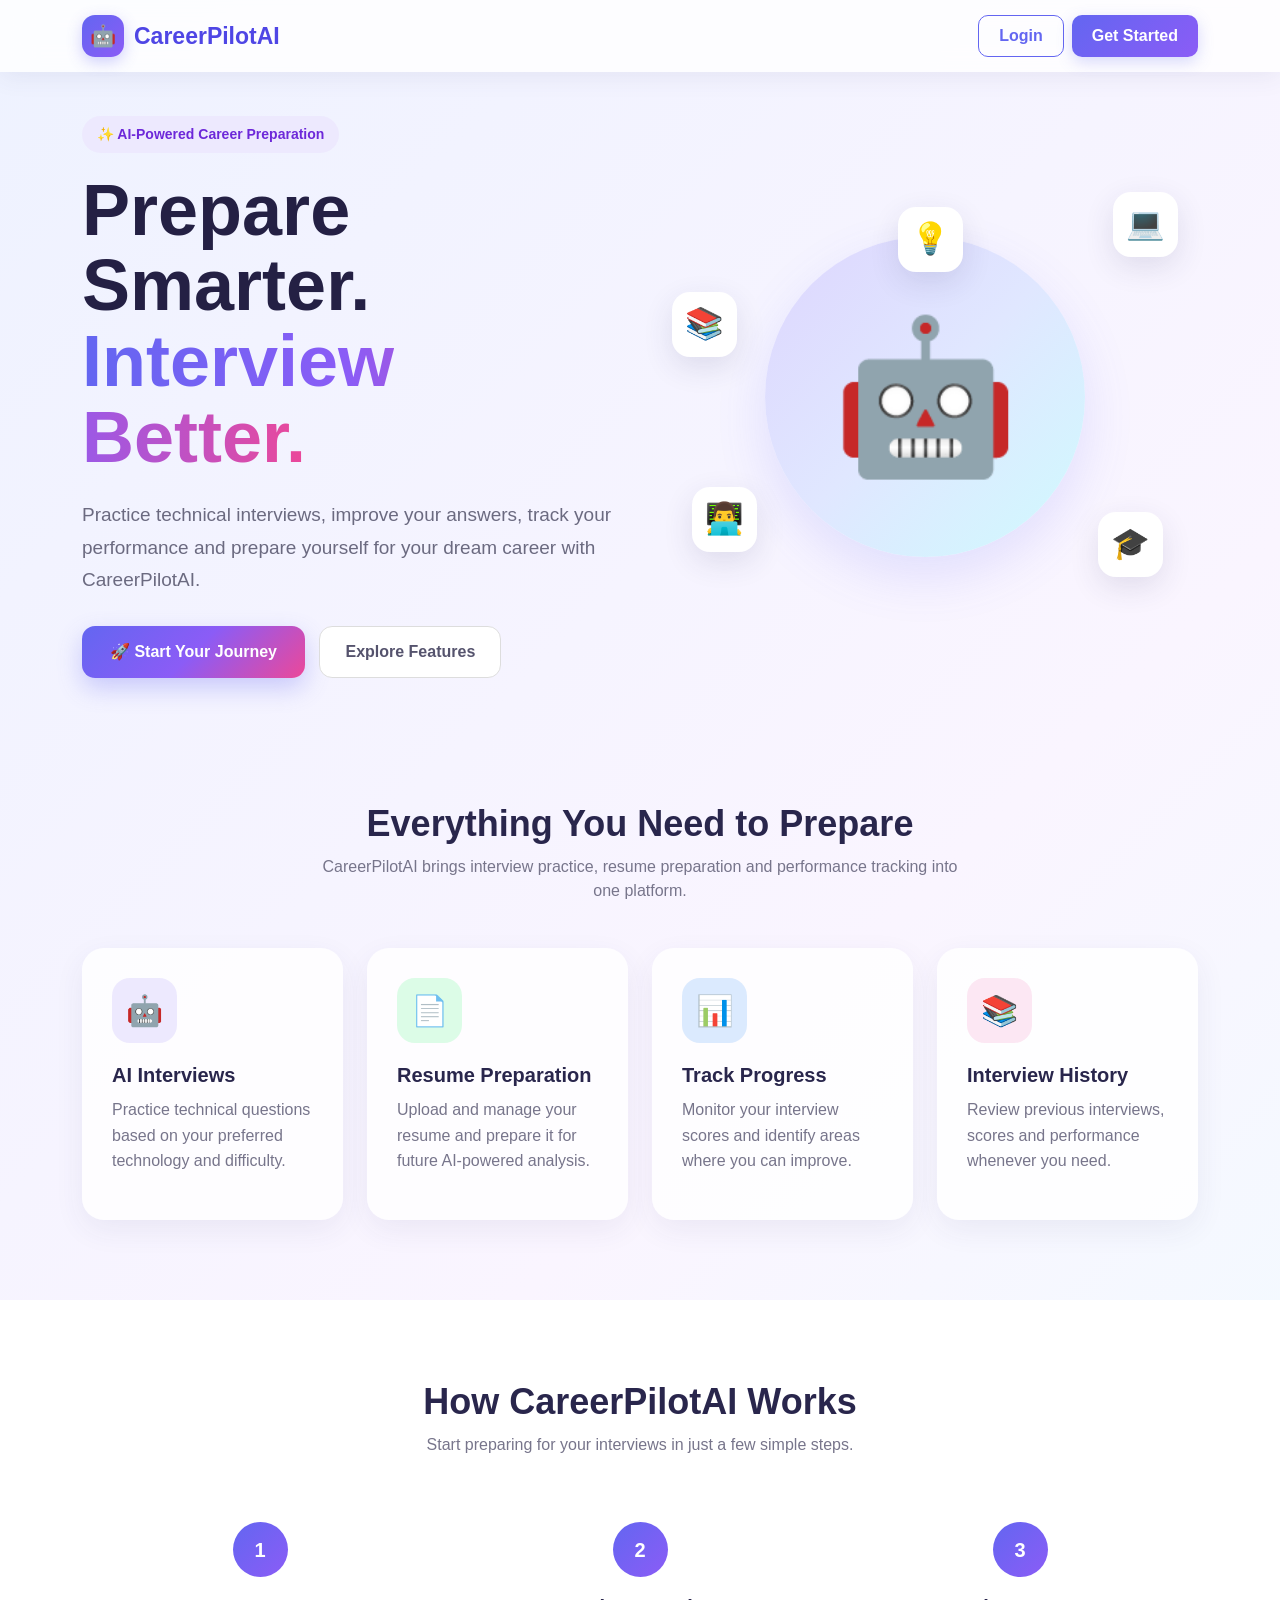
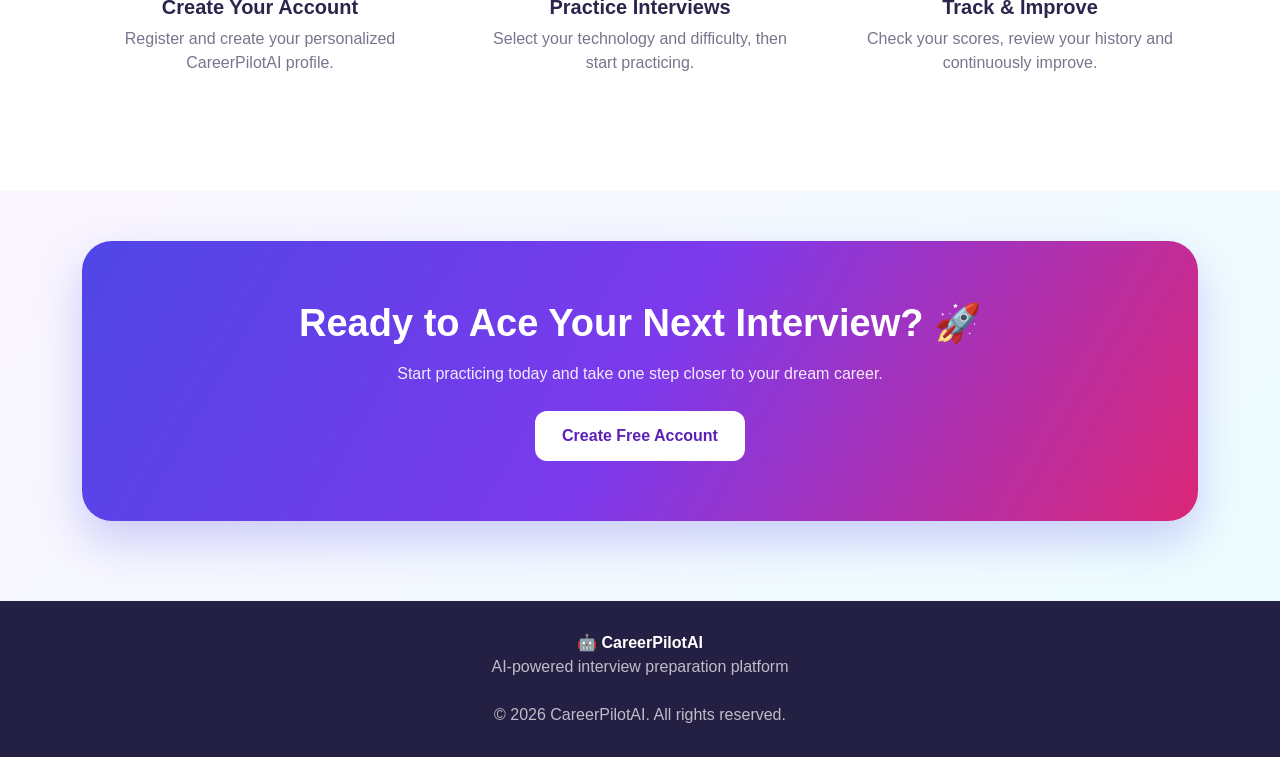
<file: src/main/resources/static/index.html>
<!DOCTYPE html>
<html lang="en">

<head>

    <meta charset="UTF-8">
    <meta name="viewport" content="width=device-width, initial-scale=1">

    <title>CareerPilotAI | AI-Powered Career Preparation</title>

    <link href="https://cdn.jsdelivr.net/npm/bootstrap@5.3.7/dist/css/bootstrap.min.css"
          rel="stylesheet">

    <link rel="stylesheet"
          href="https://cdnjs.cloudflare.com/ajax/libs/font-awesome/6.7.2/css/all.min.css">

    <style>

        * {
            box-sizing: border-box;
        }

        body {
            margin: 0;
            font-family: "Segoe UI", sans-serif;
            background: linear-gradient(
                    135deg,
                    #eef2ff,
                    #faf5ff,
                    #ecfeff
            );
            color: #29264c;
            overflow-x: hidden;
        }


        /* =========================
           NAVBAR
        ========================== */

        .navbar {
            background: rgba(255,255,255,0.82);
            backdrop-filter: blur(15px);
            box-shadow: 0 5px 25px rgba(60,60,110,0.08);
            padding: 15px 0;
        }

        .brand {
            display: flex;
            align-items: center;
            gap: 10px;
            font-size: 23px;
            font-weight: 750;
            color: #4f46e5;
            text-decoration: none;
        }

        .brand-icon {
            width: 42px;
            height: 42px;
            border-radius: 13px;
            background: linear-gradient(
                    135deg,
                    #6366f1,
                    #8b5cf6
            );
            color: white;
            display: flex;
            justify-content: center;
            align-items: center;
            font-size: 21px;
            box-shadow: 0 5px 15px rgba(99,102,241,0.3);
        }

        .nav-link {
            color: #55536d !important;
            font-weight: 500;
            margin-right: 15px;
        }

        .nav-link:hover {
            color: #6366f1 !important;
        }

        .login-btn {
            border: 1px solid #6366f1;
            color: #6366f1;
            border-radius: 10px;
            padding: 8px 20px;
            text-decoration: none;
            font-weight: 600;
        }

        .login-btn:hover {
            background: #6366f1;
            color: white;
        }

        .register-btn {
            background: linear-gradient(
                    135deg,
                    #6366f1,
                    #8b5cf6
            );
            color: white;
            border-radius: 10px;
            padding: 9px 20px;
            text-decoration: none;
            font-weight: 600;
            box-shadow: 0 5px 15px rgba(99,102,241,0.25);
        }

        .register-btn:hover {
            color: white;
            transform: translateY(-2px);
        }


        /* =========================
           HERO
        ========================== */

        .hero {
            min-height: 650px;
            display: flex;
            align-items: center;
            position: relative;
            overflow: hidden;
        }

        .hero-content {
            position: relative;
            z-index: 5;
        }

        .badge-ai {
            display: inline-block;
            padding: 8px 15px;
            border-radius: 30px;
            background: #ede9fe;
            color: #6d28d9;
            font-size: 14px;
            font-weight: 600;
            margin-bottom: 20px;
        }

        .hero h1 {
            font-size: clamp(45px, 6vw, 72px);
            font-weight: 800;
            line-height: 1.05;
            color: #242044;
        }

        .gradient-text {
            background: linear-gradient(
                    90deg,
                    #6366f1,
                    #8b5cf6,
                    #ec4899
            );
            -webkit-background-clip: text;
            -webkit-text-fill-color: transparent;
        }

        .hero p {
            font-size: 19px;
            color: #6b6a80;
            max-width: 650px;
            line-height: 1.7;
        }

        .hero-buttons {
            margin-top: 30px;
        }

        .start-btn {
            display: inline-block;
            background: linear-gradient(
                    135deg,
                    #6366f1,
                    #8b5cf6,
                    #ec4899
            );
            color: white;
            padding: 14px 28px;
            border-radius: 13px;
            text-decoration: none;
            font-weight: 650;
            box-shadow: 0 10px 25px rgba(99,102,241,0.3);
            transition: .3s;
        }

        .start-btn:hover {
            color: white;
            transform: translateY(-4px);
            box-shadow: 0 15px 30px rgba(99,102,241,0.4);
        }

        .learn-btn {
            display: inline-block;
            margin-left: 10px;
            padding: 13px 25px;
            border-radius: 13px;
            border: 1px solid #ddd;
            background: white;
            color: #55536d;
            text-decoration: none;
            font-weight: 600;
        }

        .learn-btn:hover {
            color: #6366f1;
            border-color: #6366f1;
        }


        /* =========================
           HERO ILLUSTRATION
        ========================== */

        .hero-visual {
            position: relative;
            height: 450px;
            display: flex;
            align-items: center;
            justify-content: center;
        }

        .main-circle {
            width: 320px;
            height: 320px;
            border-radius: 50%;
            background: linear-gradient(
                    135deg,
                    #ddd6fe,
                    #e0e7ff,
                    #cffafe
            );
            display: flex;
            align-items: center;
            justify-content: center;
            font-size: 150px;
            box-shadow: 0 20px 50px rgba(99,102,241,0.15);
            animation: pulse 4s ease-in-out infinite;
        }

        @keyframes pulse {

            0%,100% {
                transform: translateY(0);
            }

            50% {
                transform: translateY(-12px);
            }

        }


        /* =========================
           FLOATING STICKERS
        ========================== */

        .float-sticker {
            position: absolute;
            background: white;
            width: 65px;
            height: 65px;
            border-radius: 18px;
            display: flex;
            align-items: center;
            justify-content: center;
            font-size: 31px;
            box-shadow: 0 10px 30px rgba(50,50,100,0.12);
            animation: float 5s ease-in-out infinite;
        }

        .sticker-computer {
            top: 20px;
            right: 20px;
        }

        .sticker-book {
            top: 120px;
            left: 20px;
            animation-delay: 1s;
        }

        .sticker-graduation {
            bottom: 45px;
            right: 35px;
            animation-delay: 2s;
        }

        .sticker-code {
            bottom: 70px;
            left: 40px;
            animation-delay: 1.5s;
        }

        .sticker-ai {
            top: 35px;
            left: 45%;
            animation-delay: 2.5s;
        }

        @keyframes float {

            0%,100% {
                transform: translateY(0) rotate(-3deg);
            }

            50% {
                transform: translateY(-15px) rotate(3deg);
            }

        }


        /* =========================
           FEATURES
        ========================== */

        .section {
            padding: 80px 0;
        }

        .section-title {
            text-align: center;
            font-weight: 750;
            font-size: 36px;
            color: #29264c;
        }

        .section-subtitle {
            text-align: center;
            color: #77758b;
            max-width: 650px;
            margin: 10px auto 45px;
        }

        .feature-card {
            background: rgba(255,255,255,0.85);
            border: none;
            border-radius: 22px;
            padding: 30px;
            height: 100%;
            box-shadow: 0 10px 30px rgba(60,60,110,0.07);
            transition: .3s;
        }

        .feature-card:hover {
            transform: translateY(-8px);
            box-shadow: 0 18px 40px rgba(60,60,110,0.13);
        }

        .feature-icon {
            width: 65px;
            height: 65px;
            border-radius: 18px;
            display: flex;
            align-items: center;
            justify-content: center;
            font-size: 30px;
            margin-bottom: 20px;
        }

        .icon-purple {
            background: #ede9fe;
        }

        .icon-green {
            background: #dcfce7;
        }

        .icon-blue {
            background: #dbeafe;
        }

        .icon-pink {
            background: #fce7f3;
        }

        .feature-card h5 {
            font-weight: 700;
            margin-bottom: 10px;
        }

        .feature-card p {
            color: #77758b;
            line-height: 1.6;
        }


        /* =========================
           HOW IT WORKS
        ========================== */

        .steps {
            background: white;
        }

        .step {
            text-align: center;
            padding: 20px;
        }

        .step-number {
            width: 55px;
            height: 55px;
            border-radius: 50%;
            background: linear-gradient(
                    135deg,
                    #6366f1,
                    #8b5cf6
            );
            color: white;
            display: flex;
            align-items: center;
            justify-content: center;
            margin: 0 auto 18px;
            font-weight: 700;
            font-size: 20px;
        }

        .step h5 {
            font-weight: 700;
        }

        .step p {
            color: #77758b;
        }


        /* =========================
           CTA
        ========================== */

        .cta {
            margin: 50px auto 80px;
            border-radius: 30px;
            padding: 60px 30px;
            text-align: center;
            color: white;
            background: linear-gradient(
                    120deg,
                    #4f46e5,
                    #7c3aed,
                    #db2777
            );
            box-shadow: 0 20px 45px rgba(79,70,229,0.25);
        }

        .cta h2 {
            font-size: 38px;
            font-weight: 750;
        }

        .cta p {
            opacity: .9;
            margin: 15px auto 25px;
            max-width: 600px;
        }

        .cta-btn {
            display: inline-block;
            background: white;
            color: #5b21b6;
            padding: 13px 27px;
            border-radius: 12px;
            text-decoration: none;
            font-weight: 700;
        }

        .cta-btn:hover {
            color: #4c1d95;
            background: #f5f3ff;
        }


        /* =========================
           FOOTER
        ========================== */

        footer {
            text-align: center;
            padding: 30px;
            background: #242044;
            color: rgba(255,255,255,.7);
        }

        footer strong {
            color: white;
        }


        /* =========================
           RESPONSIVE
        ========================== */

        @media(max-width: 991px) {

            .hero {
                padding: 60px 0;
            }

            .hero-visual {
                margin-top: 40px;
            }

        }

        @media(max-width: 576px) {

            .hero h1 {
                font-size: 45px;
            }

            .main-circle {
                width: 240px;
                height: 240px;
                font-size: 110px;
            }

            .hero-buttons a {
                display: block;
                width: 100%;
                margin: 10px 0;
                text-align: center;
            }

            .learn-btn {
                margin-left: 0;
            }

        }

    </style>

</head>


<body>


<!-- =========================
     NAVBAR
========================== -->

<nav class="navbar navbar-expand-lg">

    <div class="container">

        <a href="index.html" class="brand">

            <div class="brand-icon">
                🤖
            </div>

            CareerPilotAI

        </a>


        <div class="d-flex align-items-center gap-2">

            <a href="login.html"
               class="login-btn">

                Login

            </a>

            <a href="register.html"
               class="register-btn">

                Get Started

            </a>

        </div>

    </div>

</nav>



<!-- =========================
     HERO SECTION
========================== -->

<section class="hero">

    <div class="container">

        <div class="row align-items-center">


            <!-- LEFT -->

            <div class="col-lg-6 hero-content">

                <span class="badge-ai">

                    ✨ AI-Powered Career Preparation

                </span>


                <h1>

                    Prepare Smarter.
                    <br>

                    <span class="gradient-text">
                        Interview Better.
                    </span>

                </h1>


                <p class="mt-4">

                    Practice technical interviews, improve your
                    answers, track your performance and prepare
                    yourself for your dream career with CareerPilotAI.

                </p>


                <div class="hero-buttons">

                    <a href="register.html"
                       class="start-btn">

                        🚀 Start Your Journey

                    </a>


                    <a href="#features"
                       class="learn-btn">

                        Explore Features

                    </a>

                </div>

            </div>


            <!-- RIGHT -->

            <div class="col-lg-6">

                <div class="hero-visual">


                    <div class="main-circle">

                        🤖

                    </div>


                    <div class="float-sticker sticker-computer">
                        💻
                    </div>

                    <div class="float-sticker sticker-book">
                        📚
                    </div>

                    <div class="float-sticker sticker-graduation">
                        🎓
                    </div>

                    <div class="float-sticker sticker-code">
                        👨‍💻
                    </div>

                    <div class="float-sticker sticker-ai">
                        💡
                    </div>


                </div>

            </div>

        </div>

    </div>

</section>



<!-- =========================
     FEATURES
========================== -->

<section class="section" id="features">

    <div class="container">

        <h2 class="section-title">

            Everything You Need to Prepare

        </h2>

        <p class="section-subtitle">

            CareerPilotAI brings interview practice, resume
            preparation and performance tracking into one platform.

        </p>


        <div class="row g-4">


            <!-- INTERVIEW -->

            <div class="col-lg-3 col-md-6">

                <div class="feature-card">

                    <div class="feature-icon icon-purple">
                        🤖
                    </div>

                    <h5>
                        AI Interviews
                    </h5>

                    <p>
                        Practice technical questions based on
                        your preferred technology and difficulty.
                    </p>

                </div>

            </div>


            <!-- RESUME -->

            <div class="col-lg-3 col-md-6">

                <div class="feature-card">

                    <div class="feature-icon icon-green">
                        📄
                    </div>

                    <h5>
                        Resume Preparation
                    </h5>

                    <p>
                        Upload and manage your resume and prepare
                        it for future AI-powered analysis.
                    </p>

                </div>

            </div>


            <!-- PROGRESS -->

            <div class="col-lg-3 col-md-6">

                <div class="feature-card">

                    <div class="feature-icon icon-blue">
                        📊
                    </div>

                    <h5>
                        Track Progress
                    </h5>

                    <p>
                        Monitor your interview scores and identify
                        areas where you can improve.
                    </p>

                </div>

            </div>


            <!-- HISTORY -->

            <div class="col-lg-3 col-md-6">

                <div class="feature-card">

                    <div class="feature-icon icon-pink">
                        📚
                    </div>

                    <h5>
                        Interview History
                    </h5>

                    <p>
                        Review previous interviews, scores and
                        performance whenever you need.
                    </p>

                </div>

            </div>


        </div>

    </div>

</section>



<!-- =========================
     HOW IT WORKS
========================== -->

<section class="section steps">

    <div class="container">

        <h2 class="section-title">

            How CareerPilotAI Works

        </h2>

        <p class="section-subtitle">

            Start preparing for your interviews in just a few simple steps.

        </p>


        <div class="row g-4">


            <div class="col-md-4">

                <div class="step">

                    <div class="step-number">
                        1
                    </div>

                    <h5>
                        Create Your Account
                    </h5>

                    <p>
                        Register and create your personalized
                        CareerPilotAI profile.
                    </p>

                </div>

            </div>


            <div class="col-md-4">

                <div class="step">

                    <div class="step-number">
                        2
                    </div>

                    <h5>
                        Practice Interviews
                    </h5>

                    <p>
                        Select your technology and difficulty,
                        then start practicing.
                    </p>

                </div>

            </div>


            <div class="col-md-4">

                <div class="step">

                    <div class="step-number">
                        3
                    </div>

                    <h5>
                        Track & Improve
                    </h5>

                    <p>
                        Check your scores, review your history
                        and continuously improve.
                    </p>

                </div>

            </div>


        </div>

    </div>

</section>



<!-- =========================
     CTA
========================== -->

<div class="container">

    <div class="cta">

        <h2>
            Ready to Ace Your Next Interview? 🚀
        </h2>

        <p>

            Start practicing today and take one step closer
            to your dream career.

        </p>

        <a href="register.html"
           class="cta-btn">

            Create Free Account

        </a>

    </div>

</div>



<!-- =========================
     FOOTER
========================== -->

<footer>

    <strong>
        🤖 CareerPilotAI
    </strong>

    <br>

    AI-powered interview preparation platform

    <br><br>

    © 2026 CareerPilotAI. All rights reserved.

</footer>


</body>

</html>
</file>
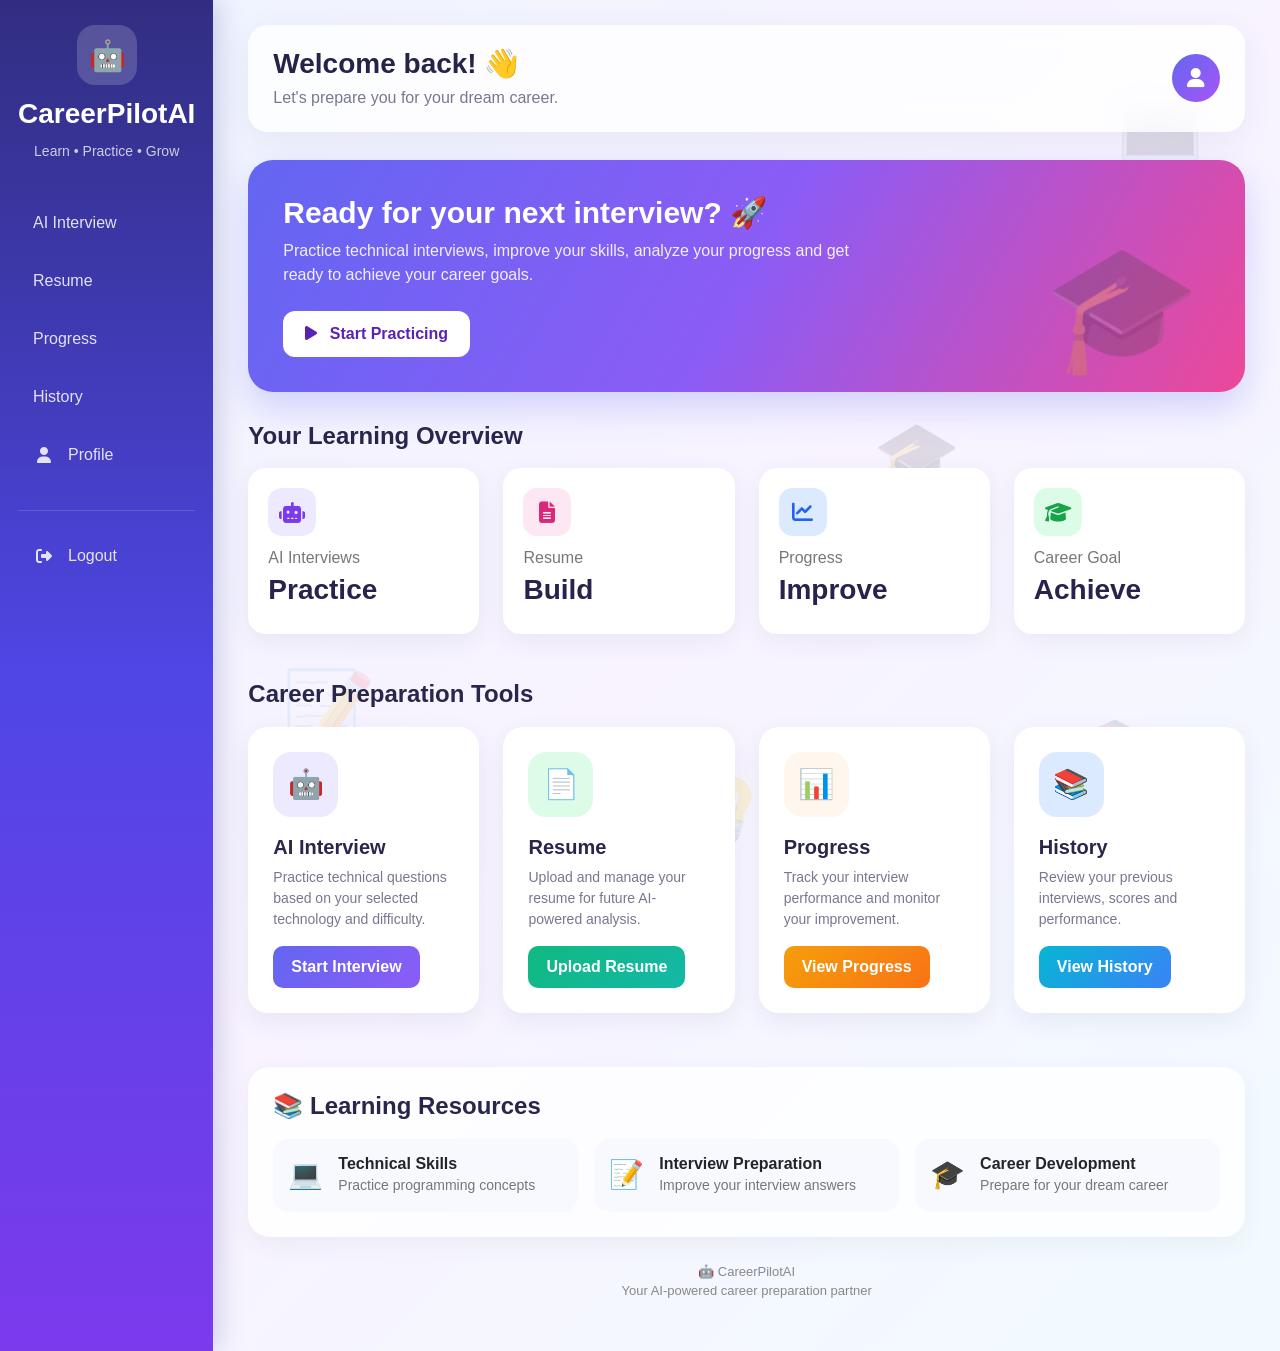
<file: src/main/resources/static/dashboard.html>
<!DOCTYPE html>
<html lang="en">
<head>

    <meta charset="UTF-8">
    <meta name="viewport" content="width=device-width, initial-scale=1">

    <title>CareerPilotAI Dashboard</title>

    <link href="https://cdn.jsdelivr.net/npm/bootstrap@5.3.7/dist/css/bootstrap.min.css"
          rel="stylesheet">

    <link rel="stylesheet"
          href="https://cdnjs.cloudflare.com/ajax/libs/font-awesome/6.7.2/css/all.min.css">

    <style>

        * {
            box-sizing: border-box;
        }

        body {
            margin: 0;
            font-family: "Segoe UI", sans-serif;
            background: linear-gradient(135deg, #eef4ff, #f8f3ff, #f1fbff);
            min-height: 100vh;
            overflow-x: hidden;
        }

        /* =========================
           BACKGROUND STICKERS
        ========================== */

        .sticker {
            position: fixed;
            z-index: 0;
            pointer-events: none;
            user-select: none;
            opacity: 0.14;
            animation: float 6s ease-in-out infinite;
        }

        .sticker-1 {
            top: 8%;
            right: 5%;
            font-size: 90px;
        }

        .sticker-2 {
            bottom: 8%;
            right: 8%;
            font-size: 85px;
            animation-delay: 1s;
        }

        .sticker-3 {
            top: 45%;
            right: 25%;
            font-size: 70px;
            animation-delay: 2s;
        }

        .sticker-4 {
            bottom: 15%;
            left: 22%;
            font-size: 75px;
            animation-delay: 3s;
        }

        .sticker-5 {
            top: 18%;
            left: 25%;
            font-size: 65px;
            animation-delay: 1.5s;
        }

        .sticker-6 {
            bottom: 5%;
            right: 40%;
            font-size: 60px;
            animation-delay: 2.5s;
        }

        @keyframes float {

            0%, 100% {
                transform: translateY(0) rotate(-3deg);
            }

            50% {
                transform: translateY(-15px) rotate(3deg);
            }

        }

        /* =========================
           SIDEBAR
        ========================== */

        .sidebar {
            min-height: 100vh;
            background: linear-gradient(180deg, #312e81, #4f46e5, #7c3aed);
            color: white;
            padding: 25px 18px;
            position: relative;
            z-index: 10;
            box-shadow: 5px 0 25px rgba(50, 40, 120, 0.2);
        }

        .brand {
            text-align: center;
            margin-bottom: 35px;
        }

        .brand-icon {
            width: 60px;
            height: 60px;
            margin: auto;
            border-radius: 18px;
            background: rgba(255,255,255,0.18);
            display: flex;
            align-items: center;
            justify-content: center;
            font-size: 30px;
            backdrop-filter: blur(10px);
        }

        .brand h3 {
            margin-top: 12px;
            font-weight: 700;
        }

        .brand small {
            opacity: 0.75;
        }

        .sidebar a {
            color: rgba(255,255,255,0.85);
            text-decoration: none;
            display: flex;
            align-items: center;
            gap: 13px;
            padding: 13px 15px;
            border-radius: 12px;
            margin-bottom: 8px;
            transition: all 0.25s ease;
        }

        .sidebar a i {
            width: 22px;
            text-align: center;
        }

        .sidebar a:hover {
            background: rgba(255,255,255,0.17);
            color: white;
            transform: translateX(5px);
        }

        .sidebar a.active {
            background: white;
            color: #4f46e5;
            font-weight: 600;
            box-shadow: 0 5px 15px rgba(0,0,0,0.12);
        }

        .logout {
            margin-top: 30px;
            border-top: 1px solid rgba(255,255,255,0.15);
            padding-top: 20px;
        }

        /* =========================
           MAIN CONTENT
        ========================== */

        .main-content {
            position: relative;
            z-index: 2;
            padding: 25px 35px;
        }

        /* =========================
           TOP BAR
        ========================== */

        .topbar {
            background: rgba(255,255,255,0.8);
            backdrop-filter: blur(15px);
            border-radius: 20px;
            padding: 22px 25px;
            box-shadow: 0 8px 30px rgba(80,80,130,0.08);
            display: flex;
            justify-content: space-between;
            align-items: center;
            margin-bottom: 28px;
        }

        .welcome h3 {
            font-weight: 700;
            color: #25234a;
            margin-bottom: 5px;
        }

        .welcome p {
            margin: 0;
            color: #777792;
        }

        .profile-icon {
            width: 48px;
            height: 48px;
            border-radius: 50%;
            background: linear-gradient(135deg, #6366f1, #a855f7);
            color: white;
            display: flex;
            align-items: center;
            justify-content: center;
            font-size: 20px;
        }

        /* =========================
           HERO SECTION
        ========================== */

        .hero {
            background: linear-gradient(120deg, #6366f1, #8b5cf6, #ec4899);
            border-radius: 25px;
            padding: 35px;
            color: white;
            position: relative;
            overflow: hidden;
            margin-bottom: 30px;
            box-shadow: 0 15px 35px rgba(99,102,241,0.25);
        }

        .hero h2 {
            font-weight: 700;
            font-size: 30px;
        }

        .hero p {
            max-width: 600px;
            opacity: 0.9;
        }

        .hero-button {
            background: white;
            color: #5b21b6;
            border: none;
            padding: 11px 22px;
            border-radius: 12px;
            font-weight: 600;
            text-decoration: none;
            display: inline-block;
            margin-top: 8px;
        }

        .hero-button:hover {
            background: #f3f4f6;
            color: #4c1d95;
        }

        .hero-emoji {
            position: absolute;
            right: 45px;
            bottom: -10px;
            font-size: 125px;
            opacity: 0.25;
        }

        /* =========================
           QUICK STATISTICS
        ========================== */

        .stat-card {
            border: none;
            border-radius: 18px;
            background: white;
            padding: 20px;
            box-shadow: 0 7px 25px rgba(50,50,100,0.07);
            transition: 0.3s;
        }

        .stat-card:hover {
            transform: translateY(-5px);
        }

        .stat-icon {
            width: 48px;
            height: 48px;
            border-radius: 14px;
            display: flex;
            align-items: center;
            justify-content: center;
            font-size: 21px;
            margin-bottom: 12px;
        }

        .purple {
            background: #ede9fe;
            color: #7c3aed;
        }

        .pink {
            background: #fce7f3;
            color: #db2777;
        }

        .blue {
            background: #dbeafe;
            color: #2563eb;
        }

        .green {
            background: #dcfce7;
            color: #16a34a;
        }

        .stat-card h6 {
            color: #777;
            margin-bottom: 5px;
        }

        .stat-card h3 {
            color: #27234d;
            font-weight: 700;
        }

        /* =========================
           FEATURE CARDS
        ========================== */

        .section-title {
            font-weight: 700;
            color: #29264c;
            margin: 30px 0 18px;
        }

        .feature-card {
            background: white;
            border: none;
            border-radius: 20px;
            padding: 25px;
            height: 100%;
            box-shadow: 0 8px 25px rgba(60,60,110,0.08);
            transition: all 0.3s ease;
            position: relative;
            overflow: hidden;
        }

        .feature-card:hover {
            transform: translateY(-8px);
            box-shadow: 0 15px 35px rgba(60,60,110,0.15);
        }

        .feature-icon {
            width: 65px;
            height: 65px;
            border-radius: 18px;
            display: flex;
            align-items: center;
            justify-content: center;
            font-size: 29px;
            margin-bottom: 18px;
        }

        .feature-card h5 {
            font-weight: 700;
            color: #29264c;
        }

        .feature-card p {
            color: #777792;
            font-size: 14px;
            min-height: 42px;
        }

        .feature-btn {
            border: none;
            border-radius: 10px;
            padding: 9px 18px;
            color: white;
            text-decoration: none;
            display: inline-block;
            font-weight: 600;
        }

        .btn-interview {
            background: linear-gradient(135deg,#6366f1,#8b5cf6);
        }

        .btn-resume {
            background: linear-gradient(135deg,#10b981,#14b8a6);
        }

        .btn-progress {
            background: linear-gradient(135deg,#f59e0b,#f97316);
        }

        .btn-history {
            background: linear-gradient(135deg,#06b6d4,#3b82f6);
        }

        /* =========================
           LEARNING RESOURCES
        ========================== */

        .resources {
            background: rgba(255,255,255,0.8);
            border-radius: 22px;
            padding: 25px;
            margin-top: 30px;
            box-shadow: 0 8px 25px rgba(60,60,110,0.06);
        }

        .resource-item {
            display: flex;
            align-items: center;
            gap: 15px;
            padding: 15px;
            border-radius: 15px;
            background: #f8f9ff;
            transition: 0.25s;
        }

        .resource-item:hover {
            background: #eef2ff;
            transform: translateY(-2px);
        }

        .resource-icon {
            font-size: 28px;
        }

        .resource-item h6 {
            margin: 0;
            font-weight: 600;
        }

        .resource-item small {
            color: #777;
        }

        /* =========================
           FOOTER
        ========================== */

        .footer {
            text-align: center;
            padding: 25px;
            color: #888;
            font-size: 13px;
        }

        /* =========================
           RESPONSIVE
        ========================== */

        @media(max-width: 768px) {

            .sidebar {
                min-height: auto;
            }

            .main-content {
                padding: 15px;
            }

            .topbar {
                padding: 18px;
            }

            .hero {
                padding: 25px;
            }

            .hero-emoji {
                display: none;
            }

        }

    </style>

</head>

<body>

<!-- Decorative Educational Stickers -->

<div class="sticker sticker-1">💻</div>
<div class="sticker sticker-2">📚</div>
<div class="sticker sticker-3">🎓</div>
<div class="sticker sticker-4">📝</div>
<div class="sticker sticker-5">🤖</div>
<div class="sticker sticker-6">💡</div>


<div class="container-fluid">

    <div class="row">

        <!-- ================= SIDEBAR ================= -->

        <div class="col-lg-2 col-md-3 sidebar">

            <div class="brand">

                <div class="brand-icon">
                    🤖
                </div>

                <h3>CareerPilotAI</h3>

                <small>Learn • Practice • Grow</small>

            </div>


            <a href="interview.html">AI Interview</a>

            <a href="resume.html">Resume</a>

            <a href="progress.html">Progress</a>

            <a href="history.html">History</a>

            <a href="#">

                <i class="fa fa-user"></i>

                Profile

            </a>


            <div class="logout">

                <a href="login.html">

                    <i class="fa fa-right-from-bracket"></i>

                    Logout

                </a>

            </div>

        </div>


        <!-- ================= MAIN CONTENT ================= -->

        <div class="col-lg-10 col-md-9 main-content">


            <!-- TOP BAR -->

            <div class="topbar">

                <div class="welcome">

                    <h3>
                        Welcome back! 👋
                    </h3>

                    <p>
                        Let's prepare you for your dream career.
                    </p>

                </div>

                <div class="profile-icon">

                    <i class="fa fa-user"></i>

                </div>

            </div>


            <!-- HERO -->

            <div class="hero">

                <div>

                    <h2>
                        Ready for your next interview? 🚀
                    </h2>

                    <p>
                        Practice technical interviews, improve your
                        skills, analyze your progress and get ready
                        to achieve your career goals.
                    </p>

                    <a href="interview.html"
                       class="hero-button">

                        <i class="fa fa-play me-2"></i>

                        Start Practicing

                    </a>

                </div>

                <div class="hero-emoji">
                    🎓
                </div>

            </div>


            <!-- STATISTICS -->

            <h4 class="section-title">
                Your Learning Overview
            </h4>

            <div class="row">


                <div class="col-lg-3 col-md-6 mb-3">

                    <div class="stat-card">

                        <div class="stat-icon purple">

                            <i class="fa fa-robot"></i>

                        </div>

                        <h6>AI Interviews</h6>

                        <h3>Practice</h3>

                    </div>

                </div>


                <div class="col-lg-3 col-md-6 mb-3">

                    <div class="stat-card">

                        <div class="stat-icon pink">

                            <i class="fa fa-file-lines"></i>

                        </div>

                        <h6>Resume</h6>

                        <h3>Build</h3>

                    </div>

                </div>


                <div class="col-lg-3 col-md-6 mb-3">

                    <div class="stat-card">

                        <div class="stat-icon blue">

                            <i class="fa fa-chart-line"></i>

                        </div>

                        <h6>Progress</h6>

                        <h3>Improve</h3>

                    </div>

                </div>


                <div class="col-lg-3 col-md-6 mb-3">

                    <div class="stat-card">

                        <div class="stat-icon green">

                            <i class="fa fa-graduation-cap"></i>

                        </div>

                        <h6>Career Goal</h6>

                        <h3>Achieve</h3>

                    </div>

                </div>

            </div>


            <!-- FEATURES -->

            <h4 class="section-title">

                Career Preparation Tools

            </h4>


            <div class="row">


                <!-- INTERVIEW -->

                <div class="col-lg-3 col-md-6 mb-4">

                    <div class="feature-card">

                        <div class="feature-icon purple">

                            🤖

                        </div>

                        <h5>AI Interview</h5>

                        <p>
                            Practice technical questions based on
                            your selected technology and difficulty.
                        </p>

                        <a href="interview.html"
                           class="feature-btn btn-interview">

                            Start Interview

                        </a>

                    </div>

                </div>


                <!-- RESUME -->

                <div class="col-lg-3 col-md-6 mb-4">

                    <div class="feature-card">

                        <div class="feature-icon green">

                            📄

                        </div>

                        <h5>Resume</h5>

                        <p>
                            Upload and manage your resume for future
                            AI-powered analysis.
                        </p>

                        <a href="resume.html"
                           class="feature-btn btn-resume">

                            Upload Resume

                        </a>

                    </div>

                </div>


                <!-- PROGRESS -->

                <div class="col-lg-3 col-md-6 mb-4">

                    <div class="feature-card">

                        <div class="feature-icon"

                             style="background:#fff7ed;color:#f97316;">

                            📊

                        </div>

                        <h5>Progress</h5>

                        <p>
                            Track your interview performance and
                            monitor your improvement.
                        </p>

                        <a href="progress.html"
                           class="feature-btn btn-progress">

                            View Progress

                        </a>

                    </div>

                </div>


                <!-- HISTORY -->

                <div class="col-lg-3 col-md-6 mb-4">

                    <div class="feature-card">

                        <div class="feature-icon blue">

                            📚

                        </div>

                        <h5>History</h5>

                        <p>
                            Review your previous interviews,
                            scores and performance.
                        </p>

                        <a href="history.html"
                           class="feature-btn btn-history">

                            View History

                        </a>

                    </div>

                </div>

            </div>


            <!-- LEARNING RESOURCES -->

            <div class="resources">

                <h4 class="section-title mt-0">

                    📚 Learning Resources

                </h4>

                <div class="row g-3">


                    <div class="col-md-4">

                        <div class="resource-item">

                            <div class="resource-icon">
                                💻
                            </div>

                            <div>

                                <h6>
                                    Technical Skills
                                </h6>

                                <small>
                                    Practice programming concepts
                                </small>

                            </div>

                        </div>

                    </div>


                    <div class="col-md-4">

                        <div class="resource-item">

                            <div class="resource-icon">
                                📝
                            </div>

                            <div>

                                <h6>
                                    Interview Preparation
                                </h6>

                                <small>
                                    Improve your interview answers
                                </small>

                            </div>

                        </div>

                    </div>


                    <div class="col-md-4">

                        <div class="resource-item">

                            <div class="resource-icon">
                                🎓
                            </div>

                            <div>

                                <h6>
                                    Career Development
                                </h6>

                                <small>
                                    Prepare for your dream career
                                </small>

                            </div>

                        </div>

                    </div>


                </div>

            </div>


            <!-- FOOTER -->

            <div class="footer">

                <div>
                    🤖 CareerPilotAI
                </div>

                <div>
                    Your AI-powered career preparation partner
                </div>

            </div>


        </div>

    </div>

</div>


</body>
</html>
</file>
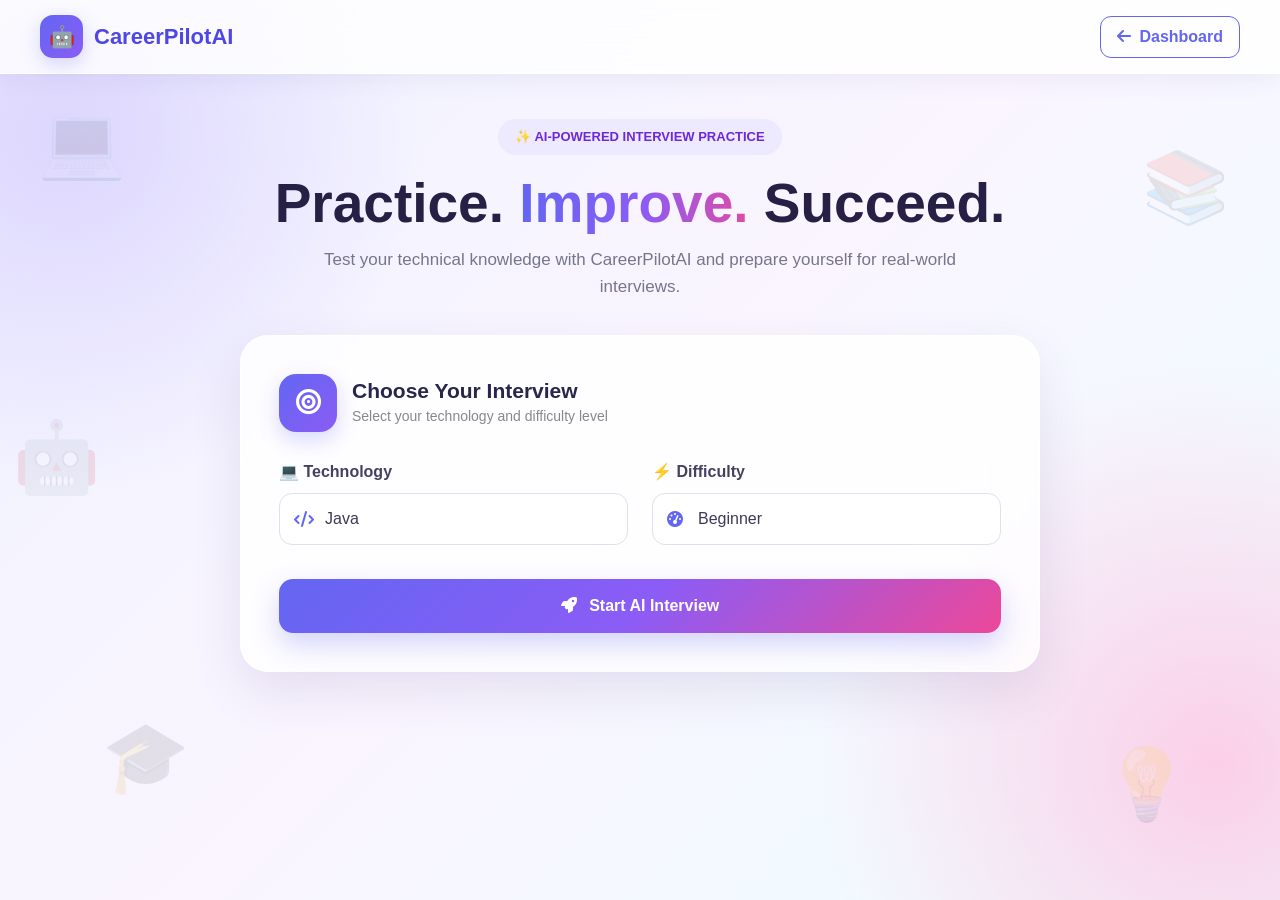
<file: src/main/resources/static/interview.html>
<!DOCTYPE html>
<html lang="en">

<head>

    <meta charset="UTF-8">
    <meta name="viewport" content="width=device-width, initial-scale=1">

    <title>AI Interview | CareerPilotAI</title>

    <link href="https://cdn.jsdelivr.net/npm/bootstrap@5.3.7/dist/css/bootstrap.min.css"
          rel="stylesheet">

    <link rel="stylesheet"
          href="https://cdnjs.cloudflare.com/ajax/libs/font-awesome/6.7.2/css/all.min.css">


    <style>

        * {
            box-sizing: border-box;
        }


        body {

            margin: 0;

            min-height: 100vh;

            font-family: "Segoe UI", sans-serif;

            background:
                    radial-gradient(
                            circle at 5% 15%,
                            #ddd6fe 0%,
                            transparent 25%
                    ),
                    radial-gradient(
                            circle at 95% 85%,
                            #fbcfe8 0%,
                            transparent 28%
                    ),
                    linear-gradient(
                            135deg,
                            #eef2ff,
                            #faf5ff,
                            #ecfeff
                    );

            color: #29264c;

            overflow-x: hidden;
        }


        /* =================================
           FLOATING STICKERS
        ================================= */

        .sticker {

            position: fixed;

            z-index: 0;

            pointer-events: none;

            font-size: 70px;

            opacity: .12;

            animation:
                    float 6s ease-in-out infinite;
        }


        .sticker-1 {

            top: 10%;

            left: 3%;
        }


        .sticker-2 {

            top: 15%;

            right: 4%;

            animation-delay: 1s;
        }


        .sticker-3 {

            bottom: 10%;

            left: 8%;

            animation-delay: 2s;
        }


        .sticker-4 {

            bottom: 7%;

            right: 7%;

            animation-delay: 3s;
        }


        .sticker-5 {

            top: 45%;

            left: 1%;

            animation-delay: 1.5s;
        }


        @keyframes float {

            0%,100% {

                transform:
                        translateY(0)
                        rotate(-4deg);
            }

            50% {

                transform:
                        translateY(-15px)
                        rotate(4deg);
            }
        }


        /* =================================
           TOP NAVIGATION
        ================================= */

        .top-nav {

            position: relative;

            z-index: 5;

            background:
                    rgba(255,255,255,.82);

            backdrop-filter:
                    blur(18px);

            border-bottom:
                    1px solid
                    rgba(255,255,255,.7);

            box-shadow:
                    0 5px 25px
                    rgba(60,60,110,.07);
        }


        .nav-inner {

            max-width: 1250px;

            margin: auto;

            padding:
                    15px 25px;

            display: flex;

            align-items: center;

            justify-content: space-between;
        }


        .brand {

            display: flex;

            align-items: center;

            gap: 11px;

            color: #4f46e5;

            text-decoration: none;

            font-size: 22px;

            font-weight: 750;
        }


        .brand-icon {

            width: 43px;

            height: 43px;

            border-radius: 13px;

            background:
                    linear-gradient(
                            135deg,
                            #6366f1,
                            #8b5cf6
                    );

            color: white;

            display: flex;

            align-items: center;

            justify-content: center;

            font-size: 21px;

            box-shadow:
                    0 6px 18px
                    rgba(99,102,241,.25);
        }


        .dashboard-btn {

            text-decoration: none;

            color: #6366f1;

            border:
                    1px solid
                    #6366f1;

            border-radius: 11px;

            padding:
                    8px 16px;

            font-weight: 600;

            transition: .25s;
        }


        .dashboard-btn:hover {

            background: #6366f1;

            color: white;
        }


        /* =================================
           MAIN CONTAINER
        ================================= */

        .main {

            position: relative;

            z-index: 2;

            max-width: 1100px;

            margin: auto;

            padding:
                    45px 25px 70px;
        }


        /* =================================
           HEADER
        ================================= */

        .page-heading {

            text-align: center;

            margin-bottom: 35px;
        }


        .ai-badge {

            display: inline-block;

            padding:
                    8px 17px;

            border-radius: 30px;

            background:
                    #ede9fe;

            color:
                    #6d28d9;

            font-size: 13px;

            font-weight: 700;

            margin-bottom: 15px;
        }


        .page-heading h1 {

            font-size:
                    clamp(38px, 5vw, 55px);

            font-weight: 800;

            margin-bottom: 10px;

            color: #252044;
        }


        .gradient-text {

            background:
                    linear-gradient(
                            90deg,
                            #6366f1,
                            #8b5cf6,
                            #ec4899
                    );

            -webkit-background-clip: text;

            -webkit-text-fill-color: transparent;
        }


        .page-heading p {

            color: #77758b;

            font-size: 17px;

            max-width: 650px;

            margin: auto;

            line-height: 1.6;
        }


        /* =================================
           SETUP CARD
        ================================= */

        .setup-card {

            max-width: 800px;

            margin: auto;

            padding: 38px;

            border-radius: 28px;

            background:
                    rgba(255,255,255,.82);

            backdrop-filter:
                    blur(20px);

            border:
                    1px solid
                    rgba(255,255,255,.8);

            box-shadow:
                    0 20px 50px
                    rgba(60,50,120,.11);
        }


        .setup-title {

            display: flex;

            align-items: center;

            gap: 15px;

            margin-bottom: 28px;
        }


        .setup-icon {

            width: 58px;

            height: 58px;

            border-radius: 17px;

            background:
                    linear-gradient(
                            135deg,
                            #6366f1,
                            #8b5cf6
                    );

            display: flex;

            align-items: center;

            justify-content: center;

            color: white;

            font-size: 25px;

            box-shadow:
                    0 8px 20px
                    rgba(99,102,241,.25);
        }


        .setup-title h3 {

            font-size: 21px;

            font-weight: 750;

            margin: 0;
        }


        .setup-title p {

            color: #888;

            font-size: 14px;

            margin: 3px 0 0;
        }


        /* =================================
           FORM
        ================================= */

        .field-label {

            display: block;

            font-weight: 650;

            color: #44415f;

            margin-bottom: 9px;
        }


        .select-wrapper {

            position: relative;
        }


        .select-wrapper .field-icon {

            position: absolute;

            left: 15px;

            top: 50%;

            transform:
                    translateY(-50%);

            color: #6366f1;

            z-index: 2;
        }


        .form-select {

            min-height: 52px;

            padding-left: 45px;

            border-radius: 13px;

            border:
                    1px solid
                    #e1dfec;

            background:
                    rgba(255,255,255,.9);

            color: #3d3958;

            font-weight: 500;
        }


        .form-select:focus {

            border-color:
                    #6366f1;

            box-shadow:
                    0 0 0 4px
                    rgba(99,102,241,.1);
        }


        /* =================================
           START BUTTON
        ================================= */

        .start-btn {

            width: 100%;

            border: none;

            border-radius: 14px;

            padding: 15px;

            margin-top: 10px;

            color: white;

            font-size: 16px;

            font-weight: 700;

            background:
                    linear-gradient(
                            135deg,
                            #6366f1,
                            #8b5cf6,
                            #ec4899
                    );

            box-shadow:
                    0 12px 28px
                    rgba(99,102,241,.28);

            transition: .3s;
        }


        .start-btn:hover {

            transform:
                    translateY(-3px);

            box-shadow:
                    0 17px 35px
                    rgba(99,102,241,.36);
        }


        /* =================================
           QUESTION AREA
        ================================= */

        #questions {

            max-width: 900px;

            margin:
                    35px auto 0;
        }


        .interview-header {

            background:
                    linear-gradient(
                            135deg,
                            #4338ca,
                            #6366f1,
                            #8b5cf6
                    );

            color: white;

            border-radius: 25px;

            padding:
                    22px 25px;

            display: flex;

            justify-content: space-between;

            align-items: center;

            box-shadow:
                    0 12px 30px
                    rgba(79,70,229,.22);
        }


        .interview-tech {

            display: flex;

            align-items: center;

            gap: 12px;
        }


        .tech-icon {

            width: 48px;

            height: 48px;

            border-radius: 14px;

            background:
                    rgba(255,255,255,.16);

            display: flex;

            align-items: center;

            justify-content: center;

            font-size: 23px;
        }


        .interview-tech h5 {

            margin: 0;

            font-weight: 700;
        }


        .interview-tech small {

            opacity: .78;
        }


        .question-counter {

            padding:
                    8px 14px;

            border-radius: 30px;

            background:
                    rgba(255,255,255,.16);

            font-weight: 650;

            font-size: 14px;
        }


        /* =================================
           QUESTION CARD
        ================================= */

        .question-card {

            background:
                    rgba(255,255,255,.9);

            border:
                    1px solid
                    rgba(255,255,255,.9);

            border-radius: 23px;

            padding: 30px;

            margin-top: 18px;

            box-shadow:
                    0 10px 30px
                    rgba(60,60,110,.08);

            transition: .3s;
        }


        .question-card:hover {

            transform:
                    translateY(-3px);

            box-shadow:
                    0 15px 35px
                    rgba(60,60,110,.12);
        }


        .question-number {

            display: inline-flex;

            align-items: center;

            gap: 7px;

            padding:
                    7px 13px;

            border-radius: 30px;

            background:
                    #ede9fe;

            color:
                    #6d28d9;

            font-size: 12px;

            font-weight: 700;

            margin-bottom: 15px;
        }


        .question-card h5 {

            font-size: 20px;

            font-weight: 700;

            line-height: 1.5;

            color: #29264c;

            margin-bottom: 20px;
        }


        .answer-label {

            color: #77758b;

            font-size: 13px;

            font-weight: 600;

            margin-bottom: 7px;

            display: block;
        }


        .answer-box {

            width: 100%;

            min-height: 130px;

            resize: vertical;

            border:
                    1px solid
                    #e1dfec;

            border-radius: 14px;

            padding: 15px;

            outline: none;

            background:
                    #fbfbff;

            color: #3d3958;

            font-size: 15px;

            line-height: 1.6;

            transition: .25s;
        }


        .answer-box:focus {

            background: white;

            border-color:
                    #6366f1;

            box-shadow:
                    0 0 0 4px
                    rgba(99,102,241,.09);
        }


        /* =================================
           SUBMIT AREA
        ================================= */

        .submit-area {

            text-align: center;

            margin-top: 25px;

            padding:
                    25px;

            border-radius: 22px;

            background:
                    rgba(255,255,255,.7);
        }


        .submit-btn {

            border: none;

            border-radius: 13px;

            padding:
                    13px 35px;

            color: white;

            font-weight: 700;

            background:
                    linear-gradient(
                            135deg,
                            #10b981,
                            #14b8a6
                    );

            box-shadow:
                    0 10px 25px
                    rgba(16,185,129,.22);

            transition: .3s;
        }


        .submit-btn:hover {

            transform:
                    translateY(-3px);

            box-shadow:
                    0 15px 30px
                    rgba(16,185,129,.3);
        }


        /* =================================
           RESULT MODAL
        ================================= */

        .result-overlay {

            position: fixed;

            inset: 0;

            background:
                    rgba(28,25,60,.55);

            backdrop-filter:
                    blur(8px);

            display: none;

            align-items: center;

            justify-content: center;

            padding: 20px;

            z-index: 100;
        }


        .result-card {

            width: 100%;

            max-width: 500px;

            background: white;

            border-radius: 30px;

            padding: 40px;

            text-align: center;

            box-shadow:
                    0 30px 70px
                    rgba(0,0,0,.2);

            animation:
                    resultIn .35s ease;
        }


        @keyframes resultIn {

            from {

                opacity: 0;

                transform:
                        scale(.85)
                        translateY(20px);
            }

            to {

                opacity: 1;

                transform:
                        scale(1)
                        translateY(0);
            }
        }


        .result-icon {

            font-size: 65px;

            margin-bottom: 10px;
        }


        .result-card h2 {

            font-weight: 800;

            color: #29264c;
        }


        .score-circle {

            width: 150px;

            height: 150px;

            margin:
                    25px auto;

            border-radius: 50%;

            background:
                    linear-gradient(
                            135deg,
                            #6366f1,
                            #8b5cf6,
                            #ec4899
                    );

            display: flex;

            flex-direction: column;

            align-items: center;

            justify-content: center;

            color: white;

            box-shadow:
                    0 15px 35px
                    rgba(99,102,241,.3);
        }


        .score-number {

            font-size: 42px;

            font-weight: 800;

            line-height: 1;
        }


        .score-label {

            font-size: 13px;

            opacity: .85;

            margin-top: 5px;
        }


        .result-message {

            color: #77758b;

            margin-bottom: 25px;
        }


        .result-actions {

            display: flex;

            gap: 10px;

            justify-content: center;

            flex-wrap: wrap;
        }


        .result-btn {

            border-radius: 11px;

            padding:
                    10px 17px;

            text-decoration: none;

            font-weight: 650;

            border: none;
        }


        .history-btn {

            background: #ede9fe;

            color: #6d28d9;
        }


        .progress-btn {

            background: #dbeafe;

            color: #2563eb;
        }


        .again-btn {

            background: #dcfce7;

            color: #15803d;
        }


        /* =================================
           LOADING
        ================================= */

        .loading {

            text-align: center;

            padding: 45px;

            color: #77758b;
        }


        .loading-robot {

            font-size: 55px;

            animation:
                    robotLoading 1s
                    ease-in-out
                    infinite alternate;
        }


        @keyframes robotLoading {

            from {
                transform: translateY(0);
            }

            to {
                transform: translateY(-10px);
            }
        }


        /* =================================
           RESPONSIVE
        ================================= */

        @media(max-width: 700px) {

            .nav-inner {

                padding:
                        12px 15px;
            }


            .main {

                padding:
                        30px 15px 50px;
            }


            .setup-card {

                padding: 25px;
            }


            .interview-header {

                align-items: flex-start;

                gap: 15px;

                flex-direction: column;
            }


            .question-card {

                padding: 22px;
            }


            .sticker {

                font-size: 50px;
            }

        }

    </style>

</head>


<body>


<!-- =================================
     BACKGROUND STICKERS
================================== -->

<div class="sticker sticker-1">
    💻
</div>

<div class="sticker sticker-2">
    📚
</div>

<div class="sticker sticker-3">
    🎓
</div>

<div class="sticker sticker-4">
    💡
</div>

<div class="sticker sticker-5">
    🤖
</div>


<!-- =================================
     NAVBAR
================================== -->

<nav class="top-nav">

    <div class="nav-inner">


        <a href="dashboard.html"
           class="brand">

            <div class="brand-icon">
                🤖
            </div>

            CareerPilotAI

        </a>


        <a href="dashboard.html"
           class="dashboard-btn">

            <i class="fa-solid fa-arrow-left me-1"></i>

            Dashboard

        </a>


    </div>

</nav>


<!-- =================================
     MAIN
================================== -->

<main class="main">


    <!-- PAGE HEADING -->

    <div class="page-heading">

        <span class="ai-badge">

            ✨ AI-POWERED INTERVIEW PRACTICE

        </span>


        <h1>

            Practice.
            <span class="gradient-text">
                Improve.
            </span>
            Succeed.

        </h1>


        <p>

            Test your technical knowledge with
            CareerPilotAI and prepare yourself
            for real-world interviews.

        </p>

    </div>


    <!-- =================================
         INTERVIEW SETUP
    ================================== -->

    <div class="setup-card"
         id="setupCard">


        <div class="setup-title">

            <div class="setup-icon">

                <i class="fa-solid fa-bullseye"></i>

            </div>


            <div>

                <h3>
                    Choose Your Interview
                </h3>

                <p>
                    Select your technology and difficulty level
                </p>

            </div>

        </div>


        <div class="row g-4">


            <!-- TECHNOLOGY -->

            <div class="col-md-6">

                <label class="field-label">

                    💻 Technology

                </label>


                <div class="select-wrapper">

                    <i class="field-icon fa-solid fa-code"></i>

                    <select
                            id="technology"
                            class="form-select">

                        <option value="Java">
                            Java
                        </option>

                        <option value="Python">
                            Python
                        </option>

                        <option value="DevOps">
                            DevOps
                        </option>

                    </select>

                </div>

            </div>


            <!-- DIFFICULTY -->

            <div class="col-md-6">

                <label class="field-label">

                    ⚡ Difficulty

                </label>


                <div class="select-wrapper">

                    <i class="field-icon fa-solid fa-gauge-high"></i>

                    <select
                            id="difficulty"
                            class="form-select">

                        <option value="Beginner">
                            Beginner
                        </option>

                        <option value="Intermediate">
                            Intermediate
                        </option>

                        <option value="Advanced">
                            Advanced
                        </option>

                    </select>

                </div>

            </div>


            <!-- START -->

            <div class="col-12">

                <button
                        id="startButton"
                        class="start-btn"
                        onclick="startInterview()">

                    <i class="fa-solid fa-rocket me-2"></i>

                    Start AI Interview

                </button>

            </div>


        </div>

    </div>


    <!-- QUESTIONS -->

    <div id="questions"></div>


</main>


<!-- =================================
     RESULT MODAL
================================== -->

<div class="result-overlay"
     id="resultOverlay">


    <div class="result-card">


        <div class="result-icon">

            🎉

        </div>


        <h2>
            Interview Completed!
        </h2>


        <p class="text-muted">

            Great work! Here's your interview score.

        </p>


        <div class="score-circle">

            <div class="score-number"
                 id="scoreNumber">

                0

            </div>

            <div class="score-label">

                SCORE

            </div>

        </div>


        <p class="result-message"
           id="resultMessage">

            Keep practicing and continue improving!

        </p>


        <div class="result-actions">


            <a href="history.html"
               class="result-btn history-btn">

                📚 History

            </a>


            <a href="progress.html"
               class="result-btn progress-btn">

                📊 Progress

            </a>


            <button
                    class="result-btn again-btn"
                    onclick="tryAgain()">

                🔄 Try Again

            </button>


        </div>

    </div>

</div>


<script>


    /* =================================
       START INTERVIEW
    ================================== */

    async function startInterview() {


        const technology =
            document.getElementById("technology").value;


        const difficulty =
            document.getElementById("difficulty").value;


        const request = {

            technology: technology,

            difficulty: difficulty

        };


        const startButton =
            document.getElementById("startButton");


        startButton.disabled = true;

        startButton.innerHTML =

            '<i class="fa-solid fa-spinner fa-spin me-2"></i>' +
            'Generating Questions...';


        try {


            const response = await fetch(

                "http://localhost:8081/api/interview/start",

                {

                    method: "POST",

                    headers: {

                        "Content-Type":
                            "application/json"

                    },

                    body:
                        JSON.stringify(request)

                }

            );


            if (!response.ok) {

                throw new Error(
                    "Unable to start interview"
                );

            }


            const questions =
                await response.json();


            displayQuestions(
                questions,
                technology,
                difficulty
            );


        } catch(error) {


            console.error(error);


            alert(
                "Unable to start the interview. " +
                "Please make sure the server is running."
            );


            startButton.disabled = false;

            startButton.innerHTML =

                '<i class="fa-solid fa-rocket me-2"></i>' +
                'Start AI Interview';

        }

    }


    /* =================================
       DISPLAY QUESTIONS
    ================================== */

    function displayQuestions(
        questions,
        technology,
        difficulty
    ) {


        document.getElementById(
            "setupCard"
        ).style.display = "none";


        let html = `

        <div class="interview-header">

            <div class="interview-tech">

                <div class="tech-icon">

                    ${
            technology === "Java"
                ? "☕"
                : technology === "Python"
                    ? "🐍"
                    : "⚙️"
        }

                </div>

                <div>

                    <h5>
                        ${technology} Interview
                    </h5>

                    <small>
                        ${difficulty} Level
                    </small>

                </div>

            </div>


            <div class="question-counter">

                ${questions.length} Questions

            </div>

        </div>

    `;


        questions.forEach(
            (question, index) => {


                html += `

                <div class="question-card">

                    <div class="question-number">

                        <i class="fa-solid fa-circle-question"></i>

                        Question ${index + 1}

                    </div>


                    <h5>

                        ${question}

                    </h5>


                    <label class="answer-label">

                        YOUR ANSWER

                    </label>


                    <textarea
                        class="answer-box"
                        data-question="${index}"
                        placeholder="Type your answer here..."
                    ></textarea>

                </div>

            `;

            }
        );


        html += `

        <div class="submit-area">

            <p class="text-muted mb-3">

                🧠 Take your time and answer each question
                as clearly as possible.

            </p>


            <button
                class="submit-btn"
                onclick="submitInterview()">

                <i class="fa-solid fa-paper-plane me-2"></i>

                Submit Interview

            </button>

        </div>

    `;


        document.getElementById(
            "questions"
        ).innerHTML = html;


        window.scrollTo({

            top: 0,

            behavior: "smooth"

        });

    }


    /* =================================
       SUBMIT INTERVIEW
    ================================== */

    async function submitInterview() {


        const answers = [];


        document
            .querySelectorAll(".answer-box")
            .forEach(textarea => {

                answers.push(
                    textarea.value
                );

            });


        const technology =
            document.getElementById(
                "technology"
            ).value;


        const difficulty =
            document.getElementById(
                "difficulty"
            ).value;


        const request = {

            technology: technology,

            difficulty: difficulty,

            answers: answers

        };


        const submitButton =
            document.querySelector(
                ".submit-btn"
            );


        if (submitButton) {

            submitButton.disabled = true;

            submitButton.innerHTML =

                '<i class="fa-solid fa-spinner fa-spin me-2"></i>' +
                'Evaluating Answers...';

        }


        try {


            const response = await fetch(

                "http://localhost:8081/api/interview/submit",

                {

                    method: "POST",

                    headers: {

                        "Content-Type":
                            "application/json"

                    },

                    body:
                        JSON.stringify(request)

                }

            );


            if (!response.ok) {

                throw new Error(
                    "Unable to submit interview"
                );

            }


            const scoreText =
                await response.text();


            const score =
                parseInt(scoreText);


            showResult(score);


        } catch(error) {


            console.error(error);


            alert(
                "Unable to submit interview. " +
                "Please try again."
            );


            if (submitButton) {

                submitButton.disabled = false;

                submitButton.innerHTML =

                    '<i class="fa-solid fa-paper-plane me-2"></i>' +
                    'Submit Interview';

            }

        }

    }


    /* =================================
       SHOW RESULT
    ================================== */

    function showResult(score) {


        document.getElementById(
            "scoreNumber"
        ).innerText = score;


        const message =
            document.getElementById(
                "resultMessage"
            );


        if (score >= 8) {

            message.innerText =
                "Excellent performance! 🏆 Keep up the great work.";

        } else if (score >= 5) {

            message.innerText =
                "Good effort! 💪 A little more practice will make you stronger.";

        } else {

            message.innerText =
                "Keep practicing! 🚀 Every interview is a chance to improve.";

        }


        document.getElementById(
            "resultOverlay"
        ).style.display = "flex";


        document.body.style.overflow =
            "hidden";

    }


    /* =================================
       TRY AGAIN
    ================================== */

    function tryAgain() {


        document.getElementById(
            "resultOverlay"
        ).style.display = "none";


        document.body.style.overflow =
            "";


        document.getElementById(
            "questions"
        ).innerHTML = "";


        document.getElementById(
            "setupCard"
        ).style.display = "block";


        const startButton =
            document.getElementById(
                "startButton"
            );


        startButton.disabled = false;


        startButton.innerHTML =

            '<i class="fa-solid fa-rocket me-2"></i>' +
            'Start AI Interview';


        window.scrollTo({

            top: 0,

            behavior: "smooth"

        });

    }

</script>


</body>

</html>
</file>
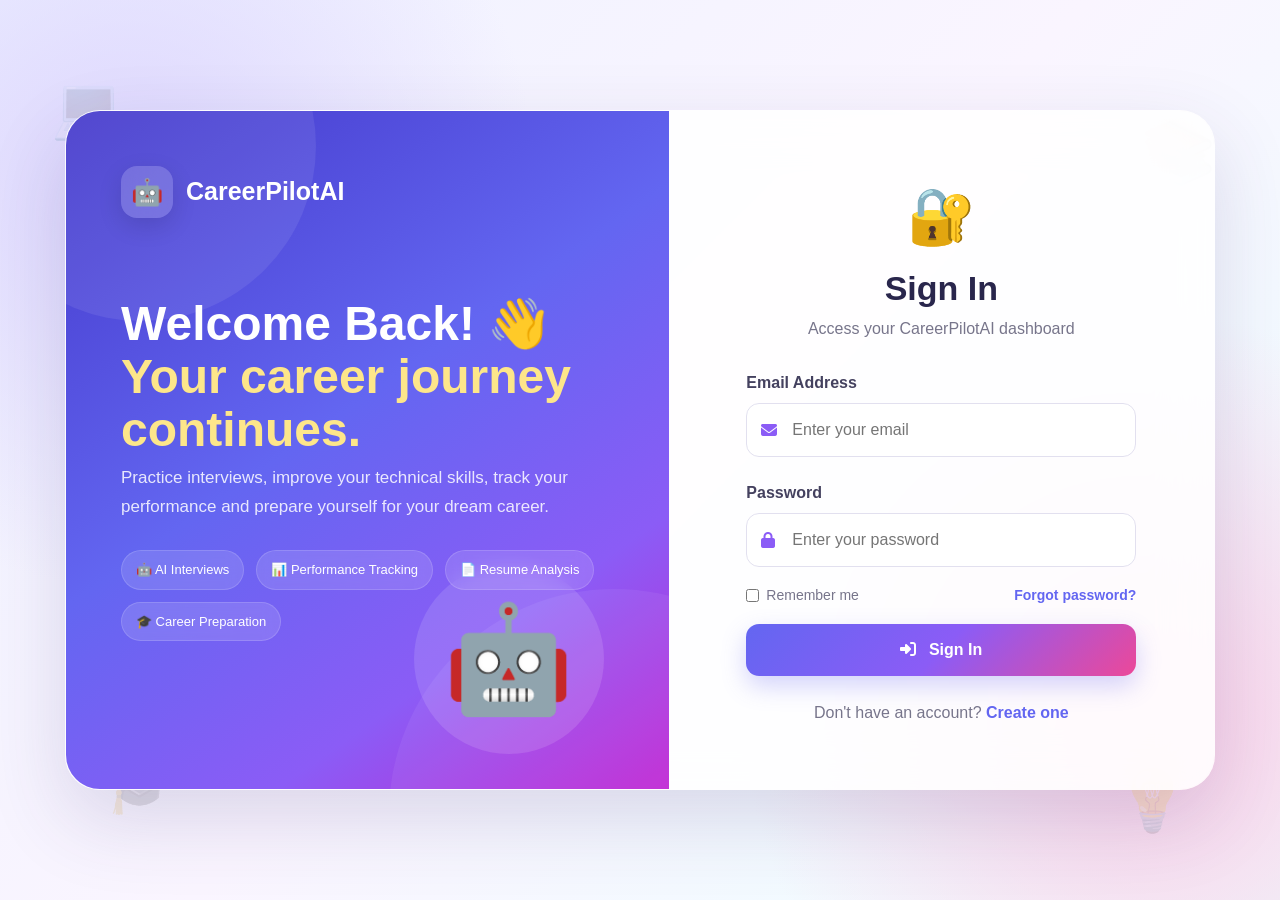
<file: src/main/resources/static/login.html>
<!DOCTYPE html>
<html lang="en">

<head>

    <meta charset="UTF-8">
    <meta name="viewport" content="width=device-width, initial-scale=1">

    <title>Login | CareerPilotAI</title>

    <link href="https://cdn.jsdelivr.net/npm/bootstrap@5.3.7/dist/css/bootstrap.min.css"
          rel="stylesheet">

    <link rel="stylesheet"
          href="https://cdnjs.cloudflare.com/ajax/libs/font-awesome/6.7.2/css/all.min.css">

    <style>

        * {
            box-sizing: border-box;
        }

        body {
            margin: 0;
            min-height: 100vh;
            font-family: "Segoe UI", sans-serif;
            background:
                    radial-gradient(circle at 10% 20%, #ddd6fe 0%, transparent 30%),
                    radial-gradient(circle at 90% 80%, #fbcfe8 0%, transparent 30%),
                    linear-gradient(135deg, #eef2ff, #faf5ff, #ecfeff);
            overflow-x: hidden;
        }

        /* =========================
           MAIN WRAPPER
        ========================== */

        .login-wrapper {
            min-height: 100vh;
            display: flex;
            align-items: center;
            justify-content: center;
            padding: 35px;
        }

        .login-container {
            width: 100%;
            max-width: 1150px;
            min-height: 680px;
            display: grid;
            grid-template-columns: 1.05fr .95fr;
            background: rgba(255,255,255,.55);
            backdrop-filter: blur(25px);
            border: 1px solid rgba(255,255,255,.7);
            border-radius: 35px;
            overflow: hidden;
            box-shadow: 0 30px 80px rgba(60,50,120,.16);
            position: relative;
            z-index: 2;
        }

        /* =========================
           LEFT PANEL
        ========================== */

        .brand-panel {
            position: relative;
            padding: 55px;
            background:
                    linear-gradient(
                            145deg,
                            #4338ca,
                            #6366f1 45%,
                            #8b5cf6 75%,
                            #c026d3
                    );
            color: white;
            overflow: hidden;
        }

        .brand-panel::before {
            content: "";
            position: absolute;
            width: 350px;
            height: 350px;
            border-radius: 50%;
            background: rgba(255,255,255,.08);
            top: -140px;
            left: -100px;
        }

        .brand-panel::after {
            content: "";
            position: absolute;
            width: 450px;
            height: 450px;
            border-radius: 50%;
            background: rgba(255,255,255,.06);
            bottom: -250px;
            right: -170px;
        }

        .brand-content {
            position: relative;
            z-index: 3;
        }

        /* =========================
           LOGO
        ========================== */

        .logo {
            display: flex;
            align-items: center;
            gap: 13px;
            font-size: 25px;
            font-weight: 750;
        }

        .logo-icon {
            width: 52px;
            height: 52px;
            border-radius: 16px;
            background: rgba(255,255,255,.18);
            backdrop-filter: blur(10px);
            display: flex;
            align-items: center;
            justify-content: center;
            font-size: 26px;
            box-shadow: 0 8px 25px rgba(0,0,0,.12);
        }

        /* =========================
           LEFT CONTENT
        ========================== */

        .brand-panel h1 {
            font-size: 48px;
            line-height: 1.1;
            font-weight: 800;
            margin-top: 80px;
        }

        .brand-panel h1 span {
            color: #fde68a;
        }

        .brand-description {
            font-size: 17px;
            line-height: 1.7;
            color: rgba(255,255,255,.85);
            max-width: 500px;
        }

        /* =========================
           FEATURES
        ========================== */

        .mini-features {
            display: flex;
            flex-wrap: wrap;
            gap: 12px;
            margin-top: 28px;
        }

        .mini-feature {
            padding: 9px 14px;
            border-radius: 30px;
            background: rgba(255,255,255,.13);
            border: 1px solid rgba(255,255,255,.15);
            backdrop-filter: blur(8px);
            font-size: 13px;
        }

        /* =========================
           HERO ROBOT
        ========================== */

        .robot {
            position: absolute;
            right: 65px;
            bottom: 35px;
            width: 190px;
            height: 190px;
            border-radius: 50%;
            background: rgba(255,255,255,.12);
            display: flex;
            align-items: center;
            justify-content: center;
            font-size: 105px;
            animation: robotFloat 5s ease-in-out infinite;
            z-index: 2;
        }

        @keyframes robotFloat {

            0%,100% {
                transform: translateY(0) rotate(-2deg);
            }

            50% {
                transform: translateY(-15px) rotate(2deg);
            }

        }

        /* =========================
           RIGHT PANEL
        ========================== */

        .form-panel {
            padding: 55px 65px;
            background: rgba(255,255,255,.72);
            display: flex;
            align-items: center;
            justify-content: center;
        }

        .login-form {
            width: 100%;
            max-width: 390px;
        }

        .login-form h2 {
            font-weight: 800;
            font-size: 34px;
            color: #29264c;
        }

        .login-subtitle {
            color: #77758b;
            margin-bottom: 30px;
        }

        /* =========================
           FORM
        ========================== */

        .form-label {
            font-weight: 600;
            color: #44415f;
            margin-bottom: 8px;
        }

        .input-wrapper {
            position: relative;
        }

        .input-wrapper i {
            position: absolute;
            left: 15px;
            top: 50%;
            transform: translateY(-50%);
            color: #8b5cf6;
        }

        .input-wrapper input {
            width: 100%;
            padding: 14px 15px 14px 45px;
            border: 1px solid #e2e0ef;
            border-radius: 13px;
            outline: none;
            background: rgba(255,255,255,.8);
            transition: .25s;
        }

        .input-wrapper input:focus {
            border-color: #6366f1;
            box-shadow: 0 0 0 4px rgba(99,102,241,.1);
        }

        /* =========================
           REMEMBER
        ========================== */

        .remember-row {
            display: flex;
            justify-content: space-between;
            align-items: center;
            margin: 18px 0;
            font-size: 14px;
        }

        .remember {
            display: flex;
            gap: 7px;
            align-items: center;
            color: #77758b;
        }

        .forgot {
            color: #6366f1;
            text-decoration: none;
            font-weight: 600;
        }

        /* =========================
           LOGIN BUTTON
        ========================== */

        .login-btn {
            width: 100%;
            border: none;
            border-radius: 13px;
            padding: 14px;
            color: white;
            font-weight: 700;
            font-size: 16px;
            background:
                    linear-gradient(
                            135deg,
                            #6366f1,
                            #8b5cf6,
                            #ec4899
                    );
            box-shadow: 0 10px 25px rgba(99,102,241,.28);
            transition: .3s;
        }

        .login-btn:hover {
            transform: translateY(-3px);
            box-shadow: 0 15px 30px rgba(99,102,241,.38);
        }

        /* =========================
           REGISTER
        ========================== */

        .register-text {
            text-align: center;
            margin-top: 25px;
            color: #77758b;
        }

        .register-text a {
            color: #6366f1;
            font-weight: 700;
            text-decoration: none;
        }

        /* =========================
           DECORATIONS
        ========================== */

        .sticker {
            position: fixed;
            z-index: 1;
            pointer-events: none;
            font-size: 60px;
            opacity: .14;
            animation: float 6s ease-in-out infinite;
        }

        .sticker-1 {
            top: 7%;
            left: 4%;
        }

        .sticker-2 {
            top: 12%;
            right: 5%;
            animation-delay: 1s;
        }

        .sticker-3 {
            bottom: 8%;
            left: 8%;
            animation-delay: 2s;
        }

        .sticker-4 {
            bottom: 6%;
            right: 7%;
            animation-delay: 3s;
        }

        @keyframes float {

            0%,100% {
                transform: translateY(0) rotate(-4deg);
            }

            50% {
                transform: translateY(-15px) rotate(4deg);
            }

        }

        /* =========================
           RESPONSIVE
        ========================== */

        @media(max-width: 900px) {

            .login-container {
                grid-template-columns: 1fr;
            }

            .brand-panel {
                min-height: 400px;
            }

            .brand-panel h1 {
                margin-top: 45px;
                font-size: 40px;
            }

            .robot {
                width: 130px;
                height: 130px;
                font-size: 75px;
                right: 35px;
                bottom: 25px;
            }

        }

        @media(max-width: 600px) {

            .login-wrapper {
                padding: 15px;
            }

            .brand-panel,
            .form-panel {
                padding: 35px 25px;
            }

            .brand-panel h1 {
                font-size: 34px;
            }

            .robot {
                display: none;
            }

            .login-form h2 {
                font-size: 29px;
            }

        }

    </style>

</head>


<body>


<!-- FLOATING DECORATIONS -->

<div class="sticker sticker-1">💻</div>
<div class="sticker sticker-2">📚</div>
<div class="sticker sticker-3">🎓</div>
<div class="sticker sticker-4">💡</div>


<div class="login-wrapper">

    <div class="login-container">


        <!-- =========================
             LEFT BRAND PANEL
        ========================== -->

        <div class="brand-panel">

            <div class="brand-content">


                <div class="logo">

                    <div class="logo-icon">
                        🤖
                    </div>

                    CareerPilotAI

                </div>


                <h1>

                    Welcome Back! 👋

                    <br>

                    <span>Your career journey continues.</span>

                </h1>


                <p class="brand-description">

                    Practice interviews, improve your technical
                    skills, track your performance and prepare
                    yourself for your dream career.

                </p>


                <div class="mini-features">

                    <div class="mini-feature">
                        🤖 AI Interviews
                    </div>

                    <div class="mini-feature">
                        📊 Performance Tracking
                    </div>

                    <div class="mini-feature">
                        📄 Resume Analysis
                    </div>

                    <div class="mini-feature">
                        🎓 Career Preparation
                    </div>

                </div>


            </div>


            <div class="robot">
                🤖
            </div>

        </div>


        <!-- =========================
             RIGHT LOGIN PANEL
        ========================== -->

        <div class="form-panel">

            <div class="login-form">


                <div class="text-center mb-4">

                    <div style="
                        font-size:55px;
                        margin-bottom:10px;
                    ">
                        🔐
                    </div>

                    <h2>
                        Sign In
                    </h2>

                    <p class="login-subtitle">

                        Access your CareerPilotAI dashboard

                    </p>

                </div>


                <form action="/api/users/login" method="post">

                    <!-- EMAIL -->

                    <div class="mb-4">

                        <label class="form-label">
                            Email Address
                        </label>

                        <div class="input-wrapper">

                            <i class="fa-solid fa-envelope"></i>

                            <input
                                    type="email"
                                    name="email"
                                    placeholder="Enter your email"
                                    required
                            >

                        </div>

                    </div>


                    <!-- PASSWORD -->

                    <div class="mb-3">

                        <label class="form-label">
                            Password
                        </label>

                        <div class="input-wrapper">

                            <i class="fa-solid fa-lock"></i>

                            <input
                                    type="password"
                                    name="password"
                                    placeholder="Enter your password"
                                    required
                            >

                        </div>

                    </div>


                    <!-- OPTIONS -->

                    <div class="remember-row">

                        <label class="remember">

                            <input
                                    type="checkbox"
                                    id="remember"
                            >

                            Remember me

                        </label>

                        <a href="#"
                           class="forgot">

                            Forgot password?

                        </a>

                    </div>


                    <!-- LOGIN -->

                    <button
                            type="submit"
                            class="login-btn">

                        <i class="fa-solid fa-right-to-bracket me-2"></i>

                        Sign In

                    </button>

                </form>


                <div class="register-text">

                    Don't have an account?

                    <a href="register.html">
                        Create one
                    </a>

                </div>


            </div>

        </div>


    </div>

</div>


</body>

</html>
</file>
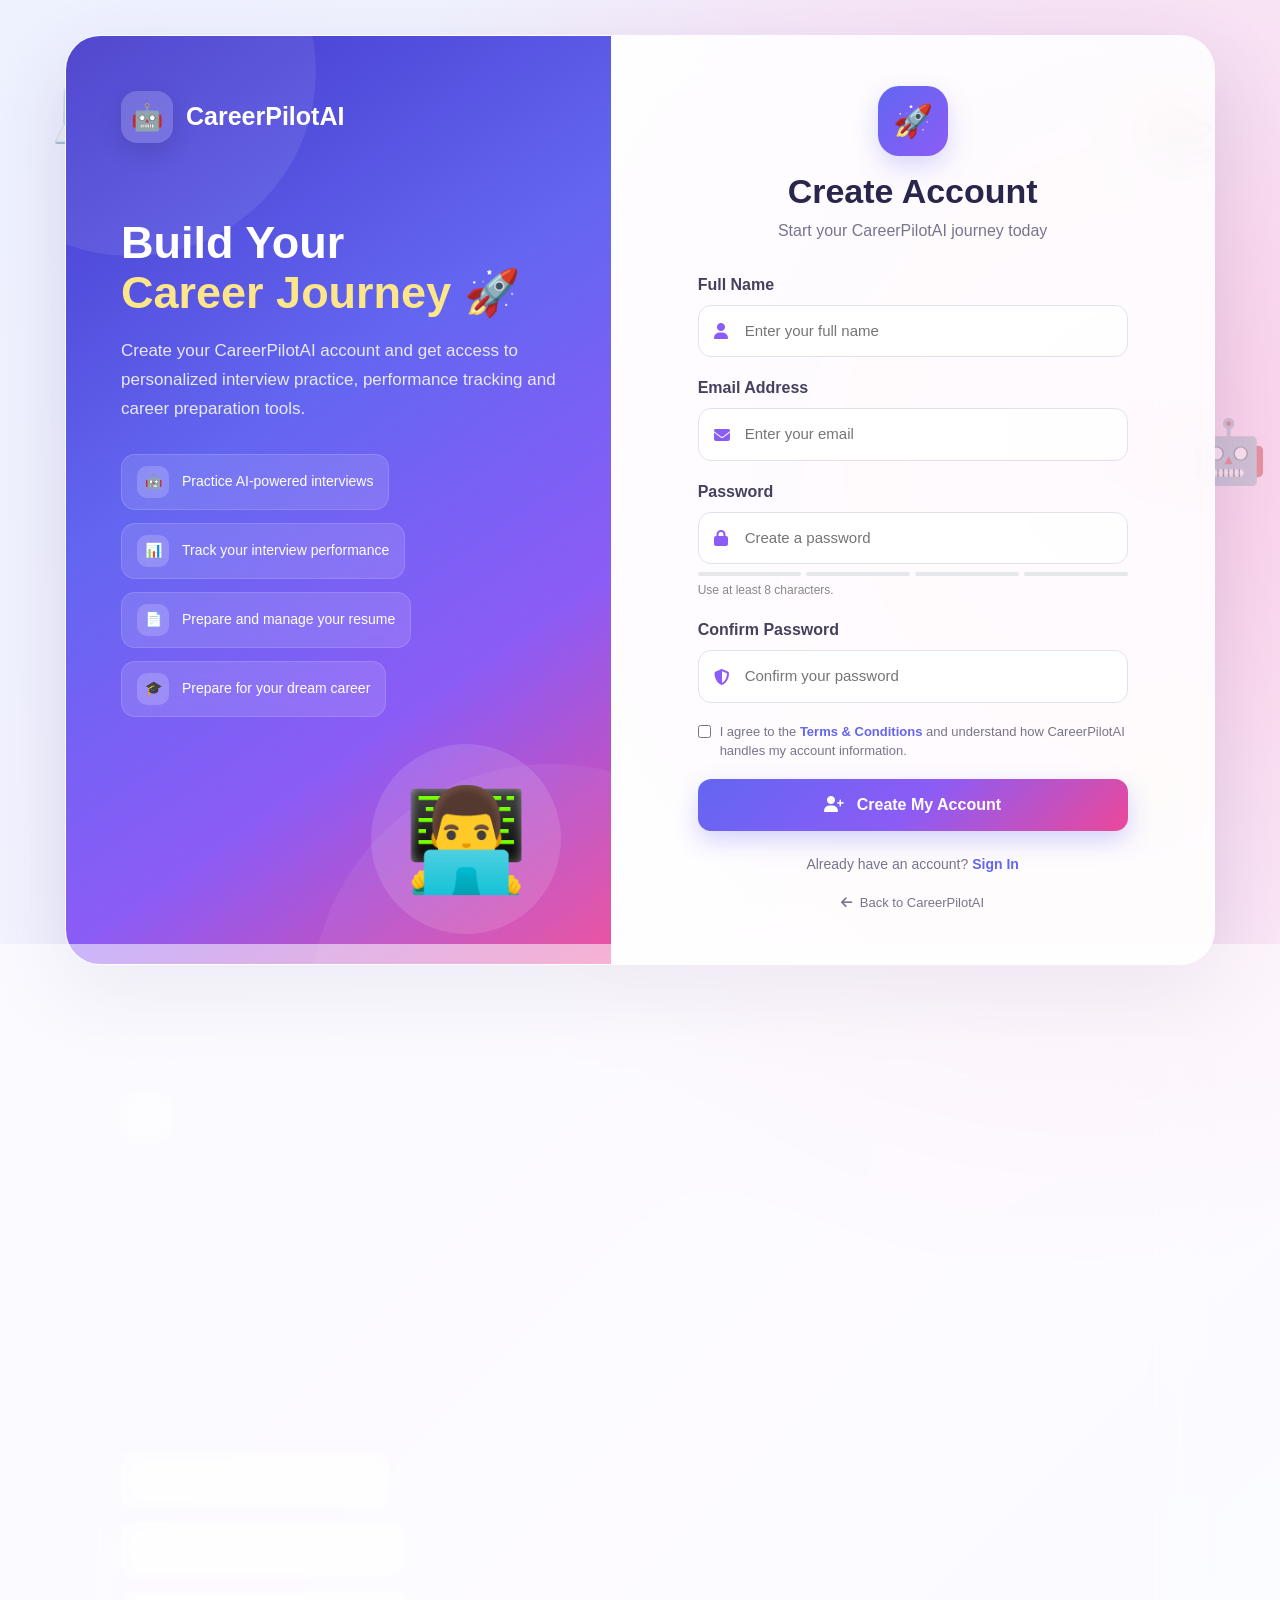
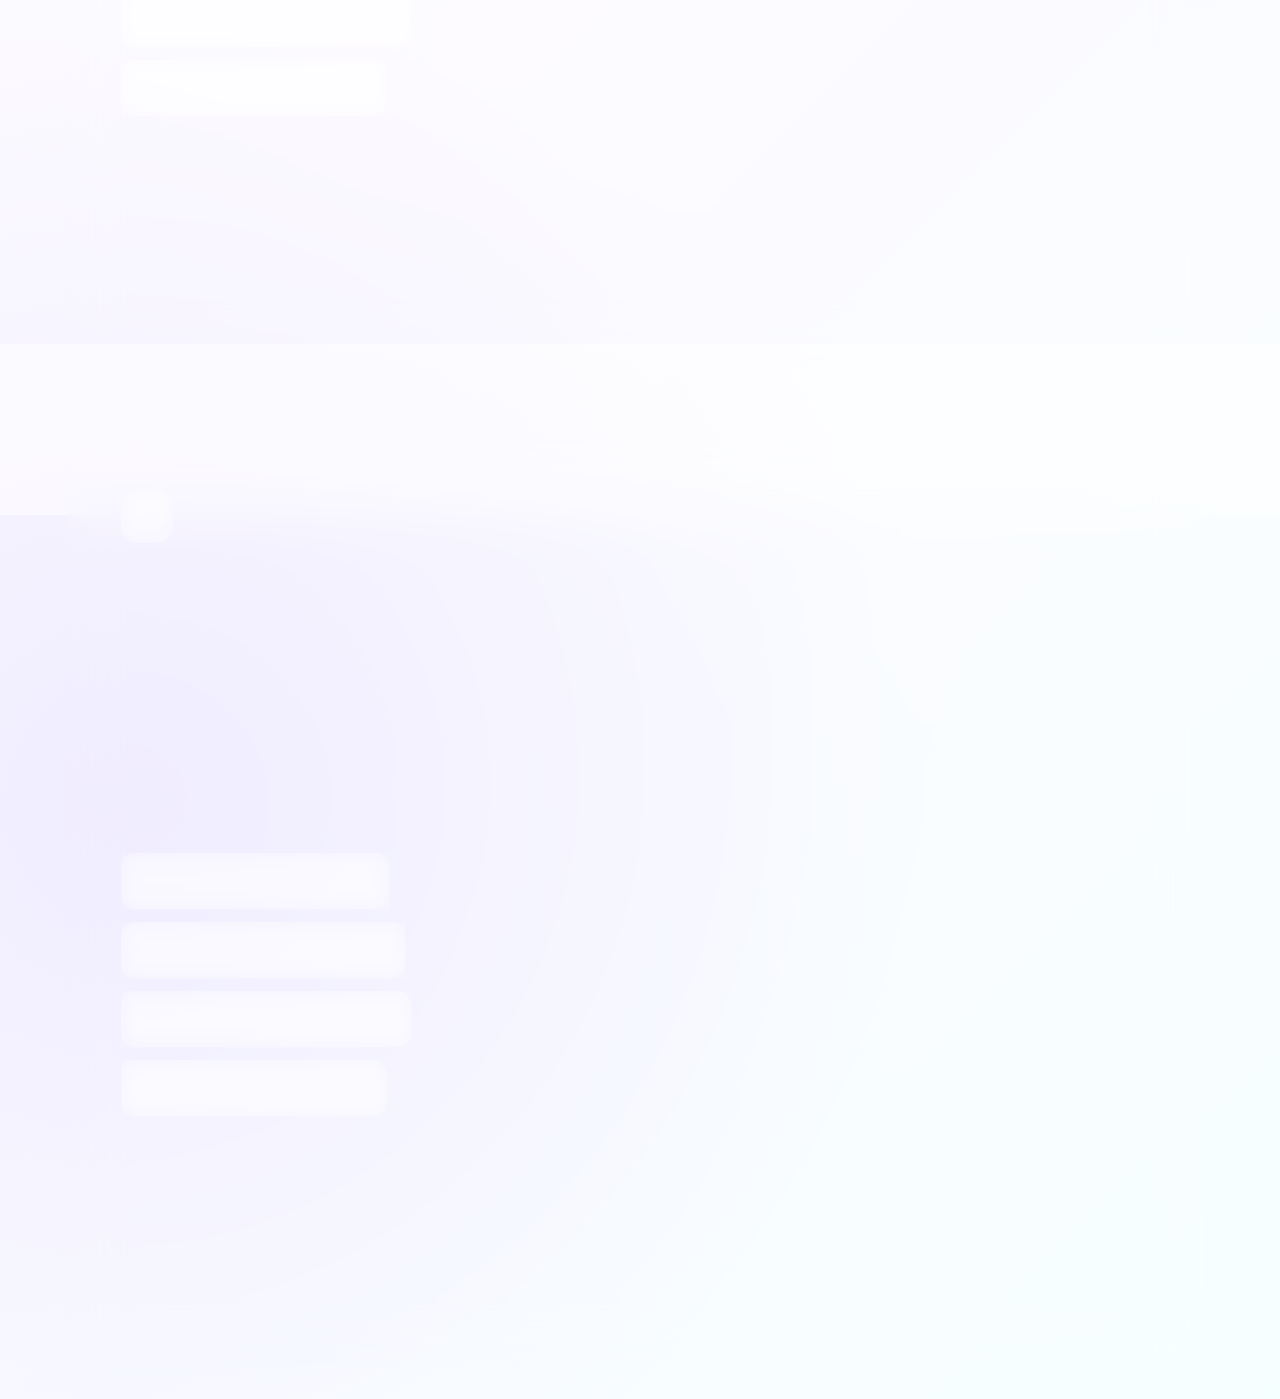
<file: src/main/resources/static/register.html>
<!DOCTYPE html>
<html lang="en">

<head>

    <meta charset="UTF-8">
    <meta name="viewport" content="width=device-width, initial-scale=1">

    <title>Create Account | CareerPilotAI</title>

    <link href="https://cdn.jsdelivr.net/npm/bootstrap@5.3.7/dist/css/bootstrap.min.css"
          rel="stylesheet">

    <link rel="stylesheet"
          href="https://cdnjs.cloudflare.com/ajax/libs/font-awesome/6.7.2/css/all.min.css">

    <style>

        * {
            box-sizing: border-box;
        }

        body {
            margin: 0;
            min-height: 100vh;
            font-family: "Segoe UI", sans-serif;

            background:
                    radial-gradient(
                            circle at 10% 80%,
                            #ddd6fe 0%,
                            transparent 30%
                    ),
                    radial-gradient(
                            circle at 90% 15%,
                            #fbcfe8 0%,
                            transparent 30%
                    ),
                    linear-gradient(
                            135deg,
                            #eef2ff,
                            #faf5ff,
                            #ecfeff
                    );

            overflow-x: hidden;
        }

        /* =================================
           MAIN WRAPPER
        ================================= */

        .register-wrapper {

            min-height: 100vh;

            display: flex;

            align-items: center;

            justify-content: center;

            padding: 35px;
        }


        .register-container {

            width: 100%;

            max-width: 1150px;

            min-height: 700px;

            display: grid;

            grid-template-columns:
                .95fr
                1.05fr;

            background:
                    rgba(255,255,255,.55);

            backdrop-filter: blur(25px);

            border:
                    1px solid
                    rgba(255,255,255,.7);

            border-radius: 35px;

            overflow: hidden;

            box-shadow:
                    0 30px 80px
                    rgba(60,50,120,.16);

            position: relative;

            z-index: 2;
        }


        /* =================================
           LEFT PANEL
        ================================= */

        .register-visual {

            position: relative;

            padding: 55px;

            background:
                    linear-gradient(
                            145deg,
                            #4338ca,
                            #6366f1 40%,
                            #8b5cf6 70%,
                            #ec4899
                    );

            color: white;

            overflow: hidden;
        }


        .register-visual::before {

            content: "";

            position: absolute;

            width: 370px;

            height: 370px;

            border-radius: 50%;

            background:
                    rgba(255,255,255,.08);

            top: -150px;

            left: -120px;
        }


        .register-visual::after {

            content: "";

            position: absolute;

            width: 480px;

            height: 480px;

            border-radius: 50%;

            background:
                    rgba(255,255,255,.06);

            bottom: -280px;

            right: -180px;
        }


        .visual-content {

            position: relative;

            z-index: 3;
        }


        /* =================================
           LOGO
        ================================= */

        .logo {

            display: flex;

            align-items: center;

            gap: 13px;

            font-size: 25px;

            font-weight: 750;
        }


        .logo-icon {

            width: 52px;

            height: 52px;

            border-radius: 16px;

            background:
                    rgba(255,255,255,.18);

            backdrop-filter: blur(10px);

            display: flex;

            align-items: center;

            justify-content: center;

            font-size: 26px;

            box-shadow:
                    0 8px 25px
                    rgba(0,0,0,.12);
        }


        /* =================================
           VISUAL CONTENT
        ================================= */

        .register-visual h1 {

            font-size: 45px;

            line-height: 1.1;

            font-weight: 800;

            margin-top: 75px;

            max-width: 500px;
        }


        .register-visual h1 span {

            color: #fde68a;
        }


        .visual-description {

            font-size: 17px;

            line-height: 1.7;

            color:
                    rgba(255,255,255,.86);

            max-width: 500px;

            margin-top: 20px;
        }


        /* =================================
           BENEFITS
        ================================= */

        .benefits {

            margin-top: 30px;

            display: flex;

            flex-direction: column;

            gap: 13px;
        }


        .benefit {

            display: flex;

            align-items: center;

            gap: 13px;

            padding: 11px 15px;

            width: fit-content;

            border-radius: 14px;

            background:
                    rgba(255,255,255,.12);

            border:
                    1px solid
                    rgba(255,255,255,.14);

            backdrop-filter: blur(10px);

            font-size: 14px;
        }


        .benefit-icon {

            width: 32px;

            height: 32px;

            border-radius: 10px;

            background:
                    rgba(255,255,255,.18);

            display: flex;

            align-items: center;

            justify-content: center;
        }


        /* =================================
           FLOATING STUDENT
        ================================= */

        .student-illustration {

            position: absolute;

            right: 50px;

            bottom: 30px;

            width: 190px;

            height: 190px;

            border-radius: 50%;

            background:
                    rgba(255,255,255,.12);

            display: flex;

            align-items: center;

            justify-content: center;

            font-size: 100px;

            animation:
                    studentFloat 5s
                    ease-in-out
                    infinite;

            z-index: 2;
        }


        @keyframes studentFloat {

            0%,100% {

                transform:
                        translateY(0)
                        rotate(-2deg);

            }

            50% {

                transform:
                        translateY(-15px)
                        rotate(2deg);

            }
        }


        /* =================================
           RIGHT FORM PANEL
        ================================= */

        .form-panel {

            padding:
                    50px 65px;

            background:
                    rgba(255,255,255,.72);

            display: flex;

            align-items: center;

            justify-content: center;
        }


        .register-form {

            width: 100%;

            max-width: 430px;
        }


        .form-heading {

            text-align: center;

            margin-bottom: 30px;
        }


        .form-heading-icon {

            width: 70px;

            height: 70px;

            margin: 0 auto 15px;

            border-radius: 21px;

            background:
                    linear-gradient(
                            135deg,
                            #6366f1,
                            #8b5cf6
                    );

            color: white;

            display: flex;

            align-items: center;

            justify-content: center;

            font-size: 32px;

            box-shadow:
                    0 10px 25px
                    rgba(99,102,241,.25);
        }


        .form-heading h2 {

            font-size: 34px;

            font-weight: 800;

            color: #29264c;

            margin-bottom: 7px;
        }


        .form-heading p {

            color: #77758b;

            margin: 0;
        }


        /* =================================
           FORM FIELDS
        ================================= */

        .field {

            margin-bottom: 19px;
        }


        .field label {

            display: block;

            font-weight: 600;

            color: #44415f;

            margin-bottom: 8px;
        }


        .input-wrapper {

            position: relative;
        }


        .input-wrapper i {

            position: absolute;

            left: 16px;

            top: 50%;

            transform:
                    translateY(-50%);

            color: #8b5cf6;

            z-index: 2;
        }


        .input-wrapper input {

            width: 100%;

            padding:
                    14px
                    15px
                    14px
                    46px;

            border:
                    1px solid
                    #e2e0ef;

            border-radius: 13px;

            outline: none;

            background:
                    rgba(255,255,255,.85);

            font-size: 15px;

            transition: .25s;
        }


        .input-wrapper input:focus {

            border-color:
                    #6366f1;

            box-shadow:
                    0 0 0 4px
                    rgba(99,102,241,.1);
        }


        /* =================================
           PASSWORD STRENGTH
        ================================= */

        .password-strength {

            display: flex;

            gap: 5px;

            margin-top: 8px;
        }


        .strength-bar {

            height: 4px;

            flex: 1;

            border-radius: 5px;

            background: #e5e7eb;
        }


        .strength-text {

            font-size: 12px;

            color: #888;

            margin-top: 5px;
        }


        /* =================================
           TERMS
        ================================= */

        .terms {

            display: flex;

            align-items: flex-start;

            gap: 9px;

            font-size: 13px;

            color: #77758b;

            margin:
                    18px 0;
        }


        .terms input {

            margin-top: 3px;
        }


        .terms a {

            color: #6366f1;

            font-weight: 600;

            text-decoration: none;
        }


        /* =================================
           REGISTER BUTTON
        ================================= */

        .register-btn {

            width: 100%;

            border: none;

            border-radius: 13px;

            padding: 14px;

            color: white;

            font-size: 16px;

            font-weight: 700;

            background:
                    linear-gradient(
                            135deg,
                            #6366f1,
                            #8b5cf6,
                            #ec4899
                    );

            box-shadow:
                    0 10px 25px
                    rgba(99,102,241,.28);

            transition: .3s;
        }


        .register-btn:hover {

            transform:
                    translateY(-3px);

            box-shadow:
                    0 15px 30px
                    rgba(99,102,241,.38);
        }


        /* =================================
           LOGIN LINK
        ================================= */

        .login-text {

            text-align: center;

            margin-top: 23px;

            color: #77758b;

            font-size: 14px;
        }


        .login-text a {

            color: #6366f1;

            font-weight: 700;

            text-decoration: none;
        }


        /* =================================
           BACK HOME
        ================================= */

        .back-home {

            text-align: center;

            margin-top: 15px;
        }


        .back-home a {

            color: #77758b;

            text-decoration: none;

            font-size: 13px;
        }


        .back-home a:hover {

            color: #6366f1;
        }


        /* =================================
           BACKGROUND STICKERS
        ================================= */

        .sticker {

            position: fixed;

            z-index: 1;

            pointer-events: none;

            font-size: 62px;

            opacity: .14;

            animation:
                    float 6s
                    ease-in-out
                    infinite;
        }


        .sticker-1 {

            top: 7%;

            left: 4%;
        }


        .sticker-2 {

            top: 10%;

            right: 5%;

            animation-delay: 1s;
        }


        .sticker-3 {

            bottom: 8%;

            left: 8%;

            animation-delay: 2s;
        }


        .sticker-4 {

            bottom: 7%;

            right: 7%;

            animation-delay: 3s;
        }


        .sticker-5 {

            top: 45%;

            right: 1%;

            animation-delay: 1.5s;
        }


        @keyframes float {

            0%,100% {

                transform:
                        translateY(0)
                        rotate(-4deg);

            }

            50% {

                transform:
                        translateY(-15px)
                        rotate(4deg);

            }
        }


        /* =================================
           RESPONSIVE
        ================================= */

        @media(max-width: 950px) {

            .register-container {

                grid-template-columns: 1fr;
            }


            .register-visual {

                min-height: 430px;
            }


            .register-visual h1 {

                margin-top: 45px;

                font-size: 38px;
            }


            .student-illustration {

                width: 130px;

                height: 130px;

                font-size: 70px;

                right: 35px;

                bottom: 25px;
            }
        }


        @media(max-width: 600px) {

            .register-wrapper {

                padding: 15px;
            }


            .register-visual,
            .form-panel {

                padding:
                        35px 25px;
            }


            .register-visual h1 {

                font-size: 32px;
            }


            .student-illustration {

                display: none;
            }


            .form-heading h2 {

                font-size: 29px;
            }


            .benefit {

                font-size: 13px;
            }
        }

    </style>

</head>


<body>


<!-- =================================
     FLOATING DECORATIONS
================================== -->

<div class="sticker sticker-1">
    💻
</div>

<div class="sticker sticker-2">
    📚
</div>

<div class="sticker sticker-3">
    🎓
</div>

<div class="sticker sticker-4">
    💡
</div>

<div class="sticker sticker-5">
    🤖
</div>


<div class="register-wrapper">

    <div class="register-container">


        <!-- =================================
             LEFT VISUAL
        ================================== -->

        <div class="register-visual">

            <div class="visual-content">


                <!-- LOGO -->

                <div class="logo">

                    <div class="logo-icon">
                        🤖
                    </div>

                    CareerPilotAI

                </div>


                <!-- HEADING -->

                <h1>

                    Build Your
                    <br>

                    <span>Career Journey 🚀</span>

                </h1>


                <p class="visual-description">

                    Create your CareerPilotAI account and get
                    access to personalized interview practice,
                    performance tracking and career preparation
                    tools.

                </p>


                <!-- BENEFITS -->

                <div class="benefits">


                    <div class="benefit">

                        <div class="benefit-icon">
                            🤖
                        </div>

                        Practice AI-powered interviews

                    </div>


                    <div class="benefit">

                        <div class="benefit-icon">
                            📊
                        </div>

                        Track your interview performance

                    </div>


                    <div class="benefit">

                        <div class="benefit-icon">
                            📄
                        </div>

                        Prepare and manage your resume

                    </div>


                    <div class="benefit">

                        <div class="benefit-icon">
                            🎓
                        </div>

                        Prepare for your dream career

                    </div>


                </div>


            </div>


            <!-- STUDENT -->

            <div class="student-illustration">

                👨‍💻

            </div>

        </div>


        <!-- =================================
             RIGHT FORM
        ================================== -->

        <div class="form-panel">

            <div class="register-form">


                <div class="form-heading">

                    <div class="form-heading-icon">

                        🚀

                    </div>

                    <h2>
                        Create Account
                    </h2>

                    <p>
                        Start your CareerPilotAI journey today
                    </p>

                </div>


                <form id="registerForm">


                    <!-- NAME -->

                    <div class="field">

                        <label>
                            Full Name
                        </label>

                        <div class="input-wrapper">

                            <i class="fa-solid fa-user"></i>

                            <input
                                    type="text"
                                    id="name"
                                    placeholder="Enter your full name"
                                    required
                            >

                        </div>

                    </div>


                    <!-- EMAIL -->

                    <div class="field">

                        <label>
                            Email Address
                        </label>

                        <div class="input-wrapper">

                            <i class="fa-solid fa-envelope"></i>

                            <input
                                    type="email"
                                    id="email"
                                    placeholder="Enter your email"
                                    required
                            >

                        </div>

                    </div>


                    <!-- PASSWORD -->

                    <div class="field">

                        <label>
                            Password
                        </label>

                        <div class="input-wrapper">

                            <i class="fa-solid fa-lock"></i>

                            <input
                                    type="password"
                                    id="password"
                                    placeholder="Create a password"
                                    required
                            >

                        </div>


                        <div class="password-strength">

                            <div class="strength-bar"
                                 id="bar1"></div>

                            <div class="strength-bar"
                                 id="bar2"></div>

                            <div class="strength-bar"
                                 id="bar3"></div>

                            <div class="strength-bar"
                                 id="bar4"></div>

                        </div>

                        <div class="strength-text"
                             id="strengthText">

                            Use at least 8 characters.

                        </div>

                    </div>


                    <!-- CONFIRM PASSWORD -->

                    <div class="field">

                        <label>
                            Confirm Password
                        </label>

                        <div class="input-wrapper">

                            <i class="fa-solid fa-shield-halved"></i>

                            <input
                                    type="password"
                                    id="confirmPassword"
                                    placeholder="Confirm your password"
                                    required
                            >

                        </div>

                    </div>


                    <!-- TERMS -->

                    <label class="terms">

                        <input
                                type="checkbox"
                                id="terms"
                                required
                        >

                        <span>

                            I agree to the
                            <a href="#">
                                Terms & Conditions
                            </a>
                            and understand how CareerPilotAI
                            handles my account information.

                        </span>

                    </label>


                    <!-- REGISTER -->

                    <button
                            type="submit"
                            class="register-btn">

                        <i class="fa-solid fa-user-plus me-2"></i>

                        Create My Account

                    </button>


                </form>


                <!-- LOGIN -->

                <div class="login-text">

                    Already have an account?

                    <a href="login.html">
                        Sign In
                    </a>

                </div>


                <!-- HOME -->

                <div class="back-home">

                    <a href="index.html">

                        <i class="fa-solid fa-arrow-left me-1"></i>

                        Back to CareerPilotAI

                    </a>

                </div>


            </div>

        </div>


    </div>

</div>


<script>

    /* =================================
       PASSWORD STRENGTH
    ================================== */

    const password =
        document.getElementById("password");

    const strengthText =
        document.getElementById("strengthText");

    const bars = [

        document.getElementById("bar1"),

        document.getElementById("bar2"),

        document.getElementById("bar3"),

        document.getElementById("bar4")

    ];


    password.addEventListener("input", function() {

        const value = password.value;

        let strength = 0;


        if (value.length >= 8)
            strength++;

        if (/[A-Z]/.test(value))
            strength++;

        if (/[0-9]/.test(value))
            strength++;

        if (/[^A-Za-z0-9]/.test(value))
            strength++;


        bars.forEach(bar => {

            bar.style.background = "#e5e7eb";

        });


        for (let i = 0; i < strength; i++) {

            bars[i].style.background =
                "linear-gradient(90deg,#6366f1,#ec4899)";

        }


        if (strength === 0) {

            strengthText.innerText =
                "Use at least 8 characters.";

        } else if (strength === 1) {

            strengthText.innerText =
                "Weak password.";

        } else if (strength === 2) {

            strengthText.innerText =
                "Fair password.";

        } else if (strength === 3) {

            strengthText.innerText =
                "Good password.";

        } else {

            strengthText.innerText =
                "Strong password! 🔐";

        }

    });


    /* =================================
       REGISTER
    ================================== */

    document
        .getElementById("registerForm")
        .addEventListener("submit", async function(e) {

            e.preventDefault();


            const name =
                document.getElementById("name").value.trim();

            const email =
                document.getElementById("email").value.trim();

            const password =
                document.getElementById("password").value;

            const confirmPassword =
                document.getElementById("confirmPassword").value;


            /* PASSWORD CHECK */

            if (password !== confirmPassword) {

                alert(
                    "Passwords do not match."
                );

                return;

            }


            if (password.length < 8) {

                alert(
                    "Password must contain at least 8 characters."
                );

                return;

            }


            const request = {

                name: name,

                email: email,

                password: password

            };


            try {

                const response = await fetch(

                    "http://localhost:8081/api/users/register",

                    {

                        method: "POST",

                        headers: {

                            "Content-Type":
                                "application/json"

                        },

                        body:
                            JSON.stringify(request)

                    }

                );


                const result =
                    await response.text();


                if (response.ok) {

                    alert(
                        "🎉 Account created successfully!"
                    );

                    window.location.href =
                        "login.html";

                } else {

                    alert(
                        "Registration failed: "
                        + result
                    );

                }


            } catch(error) {

                console.error(error);

                alert(
                    "Unable to connect to CareerPilotAI server."
                );

            }

        });

</script>


</body>

</html><!DOCTYPE html>
<html lang="en">

<head>

    <meta charset="UTF-8">
    <meta name="viewport" content="width=device-width, initial-scale=1">

    <title>Create Account | CareerPilotAI</title>

    <link href="https://cdn.jsdelivr.net/npm/bootstrap@5.3.7/dist/css/bootstrap.min.css"
          rel="stylesheet">

    <link rel="stylesheet"
          href="https://cdnjs.cloudflare.com/ajax/libs/font-awesome/6.7.2/css/all.min.css">

    <style>

        * {
            box-sizing: border-box;
        }

        body {
            margin: 0;
            min-height: 100vh;
            font-family: "Segoe UI", sans-serif;

            background:
                    radial-gradient(
                            circle at 10% 80%,
                            #ddd6fe 0%,
                            transparent 30%
                    ),
                    radial-gradient(
                            circle at 90% 15%,
                            #fbcfe8 0%,
                            transparent 30%
                    ),
                    linear-gradient(
                            135deg,
                            #eef2ff,
                            #faf5ff,
                            #ecfeff
                    );

            overflow-x: hidden;
        }

        /* =================================
           MAIN WRAPPER
        ================================= */

        .register-wrapper {

            min-height: 100vh;

            display: flex;

            align-items: center;

            justify-content: center;

            padding: 35px;
        }


        .register-container {

            width: 100%;

            max-width: 1150px;

            min-height: 700px;

            display: grid;

            grid-template-columns:
                .95fr
                1.05fr;

            background:
                    rgba(255,255,255,.55);

            backdrop-filter: blur(25px);

            border:
                    1px solid
                    rgba(255,255,255,.7);

            border-radius: 35px;

            overflow: hidden;

            box-shadow:
                    0 30px 80px
                    rgba(60,50,120,.16);

            position: relative;

            z-index: 2;
        }


        /* =================================
           LEFT PANEL
        ================================= */

        .register-visual {

            position: relative;

            padding: 55px;

            background:
                    linear-gradient(
                            145deg,
                            #4338ca,
                            #6366f1 40%,
                            #8b5cf6 70%,
                            #ec4899
                    );

            color: white;

            overflow: hidden;
        }


        .register-visual::before {

            content: "";

            position: absolute;

            width: 370px;

            height: 370px;

            border-radius: 50%;

            background:
                    rgba(255,255,255,.08);

            top: -150px;

            left: -120px;
        }


        .register-visual::after {

            content: "";

            position: absolute;

            width: 480px;

            height: 480px;

            border-radius: 50%;

            background:
                    rgba(255,255,255,.06);

            bottom: -280px;

            right: -180px;
        }


        .visual-content {

            position: relative;

            z-index: 3;
        }


        /* =================================
           LOGO
        ================================= */

        .logo {

            display: flex;

            align-items: center;

            gap: 13px;

            font-size: 25px;

            font-weight: 750;
        }


        .logo-icon {

            width: 52px;

            height: 52px;

            border-radius: 16px;

            background:
                    rgba(255,255,255,.18);

            backdrop-filter: blur(10px);

            display: flex;

            align-items: center;

            justify-content: center;

            font-size: 26px;

            box-shadow:
                    0 8px 25px
                    rgba(0,0,0,.12);
        }


        /* =================================
           VISUAL CONTENT
        ================================= */

        .register-visual h1 {

            font-size: 45px;

            line-height: 1.1;

            font-weight: 800;

            margin-top: 75px;

            max-width: 500px;
        }


        .register-visual h1 span {

            color: #fde68a;
        }


        .visual-description {

            font-size: 17px;

            line-height: 1.7;

            color:
                    rgba(255,255,255,.86);

            max-width: 500px;

            margin-top: 20px;
        }


        /* =================================
           BENEFITS
        ================================= */

        .benefits {

            margin-top: 30px;

            display: flex;

            flex-direction: column;

            gap: 13px;
        }


        .benefit {

            display: flex;

            align-items: center;

            gap: 13px;

            padding: 11px 15px;

            width: fit-content;

            border-radius: 14px;

            background:
                    rgba(255,255,255,.12);

            border:
                    1px solid
                    rgba(255,255,255,.14);

            backdrop-filter: blur(10px);

            font-size: 14px;
        }


        .benefit-icon {

            width: 32px;

            height: 32px;

            border-radius: 10px;

            background:
                    rgba(255,255,255,.18);

            display: flex;

            align-items: center;

            justify-content: center;
        }


        /* =================================
           FLOATING STUDENT
        ================================= */

        .student-illustration {

            position: absolute;

            right: 50px;

            bottom: 30px;

            width: 190px;

            height: 190px;

            border-radius: 50%;

            background:
                    rgba(255,255,255,.12);

            display: flex;

            align-items: center;

            justify-content: center;

            font-size: 100px;

            animation:
                    studentFloat 5s
                    ease-in-out
                    infinite;

            z-index: 2;
        }


        @keyframes studentFloat {

            0%,100% {

                transform:
                        translateY(0)
                        rotate(-2deg);

            }

            50% {

                transform:
                        translateY(-15px)
                        rotate(2deg);

            }
        }


        /* =================================
           RIGHT FORM PANEL
        ================================= */

        .form-panel {

            padding:
                    50px 65px;

            background:
                    rgba(255,255,255,.72);

            display: flex;

            align-items: center;

            justify-content: center;
        }


        .register-form {

            width: 100%;

            max-width: 430px;
        }


        .form-heading {

            text-align: center;

            margin-bottom: 30px;
        }


        .form-heading-icon {

            width: 70px;

            height: 70px;

            margin: 0 auto 15px;

            border-radius: 21px;

            background:
                    linear-gradient(
                            135deg,
                            #6366f1,
                            #8b5cf6
                    );

            color: white;

            display: flex;

            align-items: center;

            justify-content: center;

            font-size: 32px;

            box-shadow:
                    0 10px 25px
                    rgba(99,102,241,.25);
        }


        .form-heading h2 {

            font-size: 34px;

            font-weight: 800;

            color: #29264c;

            margin-bottom: 7px;
        }


        .form-heading p {

            color: #77758b;

            margin: 0;
        }


        /* =================================
           FORM FIELDS
        ================================= */

        .field {

            margin-bottom: 19px;
        }


        .field label {

            display: block;

            font-weight: 600;

            color: #44415f;

            margin-bottom: 8px;
        }


        .input-wrapper {

            position: relative;
        }


        .input-wrapper i {

            position: absolute;

            left: 16px;

            top: 50%;

            transform:
                    translateY(-50%);

            color: #8b5cf6;

            z-index: 2;
        }


        .input-wrapper input {

            width: 100%;

            padding:
                    14px
                    15px
                    14px
                    46px;

            border:
                    1px solid
                    #e2e0ef;

            border-radius: 13px;

            outline: none;

            background:
                    rgba(255,255,255,.85);

            font-size: 15px;

            transition: .25s;
        }


        .input-wrapper input:focus {

            border-color:
                    #6366f1;

            box-shadow:
                    0 0 0 4px
                    rgba(99,102,241,.1);
        }


        /* =================================
           PASSWORD STRENGTH
        ================================= */

        .password-strength {

            display: flex;

            gap: 5px;

            margin-top: 8px;
        }


        .strength-bar {

            height: 4px;

            flex: 1;

            border-radius: 5px;

            background: #e5e7eb;
        }


        .strength-text {

            font-size: 12px;

            color: #888;

            margin-top: 5px;
        }


        /* =================================
           TERMS
        ================================= */

        .terms {

            display: flex;

            align-items: flex-start;

            gap: 9px;

            font-size: 13px;

            color: #77758b;

            margin:
                    18px 0;
        }


        .terms input {

            margin-top: 3px;
        }


        .terms a {

            color: #6366f1;

            font-weight: 600;

            text-decoration: none;
        }


        /* =================================
           REGISTER BUTTON
        ================================= */

        .register-btn {

            width: 100%;

            border: none;

            border-radius: 13px;

            padding: 14px;

            color: white;

            font-size: 16px;

            font-weight: 700;

            background:
                    linear-gradient(
                            135deg,
                            #6366f1,
                            #8b5cf6,
                            #ec4899
                    );

            box-shadow:
                    0 10px 25px
                    rgba(99,102,241,.28);

            transition: .3s;
        }


        .register-btn:hover {

            transform:
                    translateY(-3px);

            box-shadow:
                    0 15px 30px
                    rgba(99,102,241,.38);
        }


        /* =================================
           LOGIN LINK
        ================================= */

        .login-text {

            text-align: center;

            margin-top: 23px;

            color: #77758b;

            font-size: 14px;
        }


        .login-text a {

            color: #6366f1;

            font-weight: 700;

            text-decoration: none;
        }


        /* =================================
           BACK HOME
        ================================= */

        .back-home {

            text-align: center;

            margin-top: 15px;
        }


        .back-home a {

            color: #77758b;

            text-decoration: none;

            font-size: 13px;
        }


        .back-home a:hover {

            color: #6366f1;
        }


        /* =================================
           BACKGROUND STICKERS
        ================================= */

        .sticker {

            position: fixed;

            z-index: 1;

            pointer-events: none;

            font-size: 62px;

            opacity: .14;

            animation:
                    float 6s
                    ease-in-out
                    infinite;
        }


        .sticker-1 {

            top: 7%;

            left: 4%;
        }


        .sticker-2 {

            top: 10%;

            right: 5%;

            animation-delay: 1s;
        }


        .sticker-3 {

            bottom: 8%;

            left: 8%;

            animation-delay: 2s;
        }


        .sticker-4 {

            bottom: 7%;

            right: 7%;

            animation-delay: 3s;
        }


        .sticker-5 {

            top: 45%;

            right: 1%;

            animation-delay: 1.5s;
        }


        @keyframes float {

            0%,100% {

                transform:
                        translateY(0)
                        rotate(-4deg);

            }

            50% {

                transform:
                        translateY(-15px)
                        rotate(4deg);

            }
        }


        /* =================================
           RESPONSIVE
        ================================= */

        @media(max-width: 950px) {

            .register-container {

                grid-template-columns: 1fr;
            }


            .register-visual {

                min-height: 430px;
            }


            .register-visual h1 {

                margin-top: 45px;

                font-size: 38px;
            }


            .student-illustration {

                width: 130px;

                height: 130px;

                font-size: 70px;

                right: 35px;

                bottom: 25px;
            }
        }


        @media(max-width: 600px) {

            .register-wrapper {

                padding: 15px;
            }


            .register-visual,
            .form-panel {

                padding:
                        35px 25px;
            }


            .register-visual h1 {

                font-size: 32px;
            }


            .student-illustration {

                display: none;
            }


            .form-heading h2 {

                font-size: 29px;
            }


            .benefit {

                font-size: 13px;
            }
        }

    </style>

</head>


<body>


<!-- =================================
     FLOATING DECORATIONS
================================== -->

<div class="sticker sticker-1">
    💻
</div>

<div class="sticker sticker-2">
    📚
</div>

<div class="sticker sticker-3">
    🎓
</div>

<div class="sticker sticker-4">
    💡
</div>

<div class="sticker sticker-5">
    🤖
</div>


<div class="register-wrapper">

    <div class="register-container">


        <!-- =================================
             LEFT VISUAL
        ================================== -->

        <div class="register-visual">

            <div class="visual-content">


                <!-- LOGO -->

                <div class="logo">

                    <div class="logo-icon">
                        🤖
                    </div>

                    CareerPilotAI

                </div>


                <!-- HEADING -->

                <h1>

                    Build Your
                    <br>

                    <span>Career Journey 🚀</span>

                </h1>


                <p class="visual-description">

                    Create your CareerPilotAI account and get
                    access to personalized interview practice,
                    performance tracking and career preparation
                    tools.

                </p>


                <!-- BENEFITS -->

                <div class="benefits">


                    <div class="benefit">

                        <div class="benefit-icon">
                            🤖
                        </div>

                        Practice AI-powered interviews

                    </div>


                    <div class="benefit">

                        <div class="benefit-icon">
                            📊
                        </div>

                        Track your interview performance

                    </div>


                    <div class="benefit">

                        <div class="benefit-icon">
                            📄
                        </div>

                        Prepare and manage your resume

                    </div>


                    <div class="benefit">

                        <div class="benefit-icon">
                            🎓
                        </div>

                        Prepare for your dream career

                    </div>


                </div>


            </div>


            <!-- STUDENT -->

            <div class="student-illustration">

                👨‍💻

            </div>

        </div>


        <!-- =================================
             RIGHT FORM
        ================================== -->

        <div class="form-panel">

            <div class="register-form">


                <div class="form-heading">

                    <div class="form-heading-icon">

                        🚀

                    </div>

                    <h2>
                        Create Account
                    </h2>

                    <p>
                        Start your CareerPilotAI journey today
                    </p>

                </div>


                <form id="registerForm">


                    <!-- NAME -->

                    <div class="field">

                        <label>
                            Full Name
                        </label>

                        <div class="input-wrapper">

                            <i class="fa-solid fa-user"></i>

                            <input
                                    type="text"
                                    id="name"
                                    placeholder="Enter your full name"
                                    required
                            >

                        </div>

                    </div>


                    <!-- EMAIL -->

                    <div class="field">

                        <label>
                            Email Address
                        </label>

                        <div class="input-wrapper">

                            <i class="fa-solid fa-envelope"></i>

                            <input
                                    type="email"
                                    id="email"
                                    placeholder="Enter your email"
                                    required
                            >

                        </div>

                    </div>


                    <!-- PASSWORD -->

                    <div class="field">

                        <label>
                            Password
                        </label>

                        <div class="input-wrapper">

                            <i class="fa-solid fa-lock"></i>

                            <input
                                    type="password"
                                    id="password"
                                    placeholder="Create a password"
                                    required
                            >

                        </div>


                        <div class="password-strength">

                            <div class="strength-bar"
                                 id="bar1"></div>

                            <div class="strength-bar"
                                 id="bar2"></div>

                            <div class="strength-bar"
                                 id="bar3"></div>

                            <div class="strength-bar"
                                 id="bar4"></div>

                        </div>

                        <div class="strength-text"
                             id="strengthText">

                            Use at least 8 characters.

                        </div>

                    </div>


                    <!-- CONFIRM PASSWORD -->

                    <div class="field">

                        <label>
                            Confirm Password
                        </label>

                        <div class="input-wrapper">

                            <i class="fa-solid fa-shield-halved"></i>

                            <input
                                    type="password"
                                    id="confirmPassword"
                                    placeholder="Confirm your password"
                                    required
                            >

                        </div>

                    </div>


                    <!-- TERMS -->

                    <label class="terms">

                        <input
                                type="checkbox"
                                id="terms"
                                required
                        >

                        <span>

                            I agree to the
                            <a href="#">
                                Terms & Conditions
                            </a>
                            and understand how CareerPilotAI
                            handles my account information.

                        </span>

                    </label>


                    <!-- REGISTER -->

                    <button
                            type="submit"
                            class="register-btn">

                        <i class="fa-solid fa-user-plus me-2"></i>

                        Create My Account

                    </button>


                </form>


                <!-- LOGIN -->

                <div class="login-text">

                    Already have an account?

                    <a href="login.html">
                        Sign In
                    </a>

                </div>


                <!-- HOME -->

                <div class="back-home">

                    <a href="index.html">

                        <i class="fa-solid fa-arrow-left me-1"></i>

                        Back to CareerPilotAI

                    </a>

                </div>


            </div>

        </div>


    </div>

</div>


<script>

    /* =================================
       PASSWORD STRENGTH
    ================================== */

    const password =
        document.getElementById("password");

    const strengthText =
        document.getElementById("strengthText");

    const bars = [

        document.getElementById("bar1"),

        document.getElementById("bar2"),

        document.getElementById("bar3"),

        document.getElementById("bar4")

    ];


    password.addEventListener("input", function() {

        const value = password.value;

        let strength = 0;


        if (value.length >= 8)
            strength++;

        if (/[A-Z]/.test(value))
            strength++;

        if (/[0-9]/.test(value))
            strength++;

        if (/[^A-Za-z0-9]/.test(value))
            strength++;


        bars.forEach(bar => {

            bar.style.background = "#e5e7eb";

        });


        for (let i = 0; i < strength; i++) {

            bars[i].style.background =
                "linear-gradient(90deg,#6366f1,#ec4899)";

        }


        if (strength === 0) {

            strengthText.innerText =
                "Use at least 8 characters.";

        } else if (strength === 1) {

            strengthText.innerText =
                "Weak password.";

        } else if (strength === 2) {

            strengthText.innerText =
                "Fair password.";

        } else if (strength === 3) {

            strengthText.innerText =
                "Good password.";

        } else {

            strengthText.innerText =
                "Strong password! 🔐";

        }

    });


    /* =================================
       REGISTER
    ================================== */

    document
        .getElementById("registerForm")
        .addEventListener("submit", async function(e) {

            e.preventDefault();


            const name =
                document.getElementById("name").value.trim();

            const email =
                document.getElementById("email").value.trim();

            const password =
                document.getElementById("password").value;

            const confirmPassword =
                document.getElementById("confirmPassword").value;


            /* PASSWORD CHECK */

            if (password !== confirmPassword) {

                alert(
                    "Passwords do not match."
                );

                return;

            }


            if (password.length < 8) {

                alert(
                    "Password must contain at least 8 characters."
                );

                return;

            }


            const request = {

                name: name,

                email: email,

                password: password

            };


            try {

                const response = await fetch(

                    "http://localhost:8081/api/users/register",

                    {

                        method: "POST",

                        headers: {

                            "Content-Type":
                                "application/json"

                        },

                        body:
                            JSON.stringify(request)

                    }

                );


                const result =
                    await response.text();


                if (response.ok) {

                    alert(
                        "🎉 Account created successfully!"
                    );

                    window.location.href =
                        "login.html";

                } else {

                    alert(
                        "Registration failed: "
                        + result
                    );

                }


            } catch(error) {

                console.error(error);

                alert(
                    "Unable to connect to CareerPilotAI server."
                );

            }

        });

</script>


</body>

</html><!DOCTYPE html>
<html lang="en">

<head>

    <meta charset="UTF-8">
    <meta name="viewport" content="width=device-width, initial-scale=1">

    <title>Create Account | CareerPilotAI</title>

    <link href="https://cdn.jsdelivr.net/npm/bootstrap@5.3.7/dist/css/bootstrap.min.css"
          rel="stylesheet">

    <link rel="stylesheet"
          href="https://cdnjs.cloudflare.com/ajax/libs/font-awesome/6.7.2/css/all.min.css">

    <style>

        * {
            box-sizing: border-box;
        }

        body {
            margin: 0;
            min-height: 100vh;
            font-family: "Segoe UI", sans-serif;

            background:
                    radial-gradient(
                            circle at 10% 80%,
                            #ddd6fe 0%,
                            transparent 30%
                    ),
                    radial-gradient(
                            circle at 90% 15%,
                            #fbcfe8 0%,
                            transparent 30%
                    ),
                    linear-gradient(
                            135deg,
                            #eef2ff,
                            #faf5ff,
                            #ecfeff
                    );

            overflow-x: hidden;
        }

        /* =================================
           MAIN WRAPPER
        ================================= */

        .register-wrapper {

            min-height: 100vh;

            display: flex;

            align-items: center;

            justify-content: center;

            padding: 35px;
        }


        .register-container {

            width: 100%;

            max-width: 1150px;

            min-height: 700px;

            display: grid;

            grid-template-columns:
                .95fr
                1.05fr;

            background:
                    rgba(255,255,255,.55);

            backdrop-filter: blur(25px);

            border:
                    1px solid
                    rgba(255,255,255,.7);

            border-radius: 35px;

            overflow: hidden;

            box-shadow:
                    0 30px 80px
                    rgba(60,50,120,.16);

            position: relative;

            z-index: 2;
        }


        /* =================================
           LEFT PANEL
        ================================= */

        .register-visual {

            position: relative;

            padding: 55px;

            background:
                    linear-gradient(
                            145deg,
                            #4338ca,
                            #6366f1 40%,
                            #8b5cf6 70%,
                            #ec4899
                    );

            color: white;

            overflow: hidden;
        }


        .register-visual::before {

            content: "";

            position: absolute;

            width: 370px;

            height: 370px;

            border-radius: 50%;

            background:
                    rgba(255,255,255,.08);

            top: -150px;

            left: -120px;
        }


        .register-visual::after {

            content: "";

            position: absolute;

            width: 480px;

            height: 480px;

            border-radius: 50%;

            background:
                    rgba(255,255,255,.06);

            bottom: -280px;

            right: -180px;
        }


        .visual-content {

            position: relative;

            z-index: 3;
        }


        /* =================================
           LOGO
        ================================= */

        .logo {

            display: flex;

            align-items: center;

            gap: 13px;

            font-size: 25px;

            font-weight: 750;
        }


        .logo-icon {

            width: 52px;

            height: 52px;

            border-radius: 16px;

            background:
                    rgba(255,255,255,.18);

            backdrop-filter: blur(10px);

            display: flex;

            align-items: center;

            justify-content: center;

            font-size: 26px;

            box-shadow:
                    0 8px 25px
                    rgba(0,0,0,.12);
        }


        /* =================================
           VISUAL CONTENT
        ================================= */

        .register-visual h1 {

            font-size: 45px;

            line-height: 1.1;

            font-weight: 800;

            margin-top: 75px;

            max-width: 500px;
        }


        .register-visual h1 span {

            color: #fde68a;
        }


        .visual-description {

            font-size: 17px;

            line-height: 1.7;

            color:
                    rgba(255,255,255,.86);

            max-width: 500px;

            margin-top: 20px;
        }


        /* =================================
           BENEFITS
        ================================= */

        .benefits {

            margin-top: 30px;

            display: flex;

            flex-direction: column;

            gap: 13px;
        }


        .benefit {

            display: flex;

            align-items: center;

            gap: 13px;

            padding: 11px 15px;

            width: fit-content;

            border-radius: 14px;

            background:
                    rgba(255,255,255,.12);

            border:
                    1px solid
                    rgba(255,255,255,.14);

            backdrop-filter: blur(10px);

            font-size: 14px;
        }


        .benefit-icon {

            width: 32px;

            height: 32px;

            border-radius: 10px;

            background:
                    rgba(255,255,255,.18);

            display: flex;

            align-items: center;

            justify-content: center;
        }


        /* =================================
           FLOATING STUDENT
        ================================= */

        .student-illustration {

            position: absolute;

            right: 50px;

            bottom: 30px;

            width: 190px;

            height: 190px;

            border-radius: 50%;

            background:
                    rgba(255,255,255,.12);

            display: flex;

            align-items: center;

            justify-content: center;

            font-size: 100px;

            animation:
                    studentFloat 5s
                    ease-in-out
                    infinite;

            z-index: 2;
        }


        @keyframes studentFloat {

            0%,100% {

                transform:
                        translateY(0)
                        rotate(-2deg);

            }

            50% {

                transform:
                        translateY(-15px)
                        rotate(2deg);

            }
        }


        /* =================================
           RIGHT FORM PANEL
        ================================= */

        .form-panel {

            padding:
                    50px 65px;

            background:
                    rgba(255,255,255,.72);

            display: flex;

            align-items: center;

            justify-content: center;
        }


        .register-form {

            width: 100%;

            max-width: 430px;
        }


        .form-heading {

            text-align: center;

            margin-bottom: 30px;
        }


        .form-heading-icon {

            width: 70px;

            height: 70px;

            margin: 0 auto 15px;

            border-radius: 21px;

            background:
                    linear-gradient(
                            135deg,
                            #6366f1,
                            #8b5cf6
                    );

            color: white;

            display: flex;

            align-items: center;

            justify-content: center;

            font-size: 32px;

            box-shadow:
                    0 10px 25px
                    rgba(99,102,241,.25);
        }


        .form-heading h2 {

            font-size: 34px;

            font-weight: 800;

            color: #29264c;

            margin-bottom: 7px;
        }


        .form-heading p {

            color: #77758b;

            margin: 0;
        }


        /* =================================
           FORM FIELDS
        ================================= */

        .field {

            margin-bottom: 19px;
        }


        .field label {

            display: block;

            font-weight: 600;

            color: #44415f;

            margin-bottom: 8px;
        }


        .input-wrapper {

            position: relative;
        }


        .input-wrapper i {

            position: absolute;

            left: 16px;

            top: 50%;

            transform:
                    translateY(-50%);

            color: #8b5cf6;

            z-index: 2;
        }


        .input-wrapper input {

            width: 100%;

            padding:
                    14px
                    15px
                    14px
                    46px;

            border:
                    1px solid
                    #e2e0ef;

            border-radius: 13px;

            outline: none;

            background:
                    rgba(255,255,255,.85);

            font-size: 15px;

            transition: .25s;
        }


        .input-wrapper input:focus {

            border-color:
                    #6366f1;

            box-shadow:
                    0 0 0 4px
                    rgba(99,102,241,.1);
        }


        /* =================================
           PASSWORD STRENGTH
        ================================= */

        .password-strength {

            display: flex;

            gap: 5px;

            margin-top: 8px;
        }


        .strength-bar {

            height: 4px;

            flex: 1;

            border-radius: 5px;

            background: #e5e7eb;
        }


        .strength-text {

            font-size: 12px;

            color: #888;

            margin-top: 5px;
        }


        /* =================================
           TERMS
        ================================= */

        .terms {

            display: flex;

            align-items: flex-start;

            gap: 9px;

            font-size: 13px;

            color: #77758b;

            margin:
                    18px 0;
        }


        .terms input {

            margin-top: 3px;
        }


        .terms a {

            color: #6366f1;

            font-weight: 600;

            text-decoration: none;
        }


        /* =================================
           REGISTER BUTTON
        ================================= */

        .register-btn {

            width: 100%;

            border: none;

            border-radius: 13px;

            padding: 14px;

            color: white;

            font-size: 16px;

            font-weight: 700;

            background:
                    linear-gradient(
                            135deg,
                            #6366f1,
                            #8b5cf6,
                            #ec4899
                    );

            box-shadow:
                    0 10px 25px
                    rgba(99,102,241,.28);

            transition: .3s;
        }


        .register-btn:hover {

            transform:
                    translateY(-3px);

            box-shadow:
                    0 15px 30px
                    rgba(99,102,241,.38);
        }


        /* =================================
           LOGIN LINK
        ================================= */

        .login-text {

            text-align: center;

            margin-top: 23px;

            color: #77758b;

            font-size: 14px;
        }


        .login-text a {

            color: #6366f1;

            font-weight: 700;

            text-decoration: none;
        }


        /* =================================
           BACK HOME
        ================================= */

        .back-home {

            text-align: center;

            margin-top: 15px;
        }


        .back-home a {

            color: #77758b;

            text-decoration: none;

            font-size: 13px;
        }


        .back-home a:hover {

            color: #6366f1;
        }


        /* =================================
           BACKGROUND STICKERS
        ================================= */

        .sticker {

            position: fixed;

            z-index: 1;

            pointer-events: none;

            font-size: 62px;

            opacity: .14;

            animation:
                    float 6s
                    ease-in-out
                    infinite;
        }


        .sticker-1 {

            top: 7%;

            left: 4%;
        }


        .sticker-2 {

            top: 10%;

            right: 5%;

            animation-delay: 1s;
        }


        .sticker-3 {

            bottom: 8%;

            left: 8%;

            animation-delay: 2s;
        }


        .sticker-4 {

            bottom: 7%;

            right: 7%;

            animation-delay: 3s;
        }


        .sticker-5 {

            top: 45%;

            right: 1%;

            animation-delay: 1.5s;
        }


        @keyframes float {

            0%,100% {

                transform:
                        translateY(0)
                        rotate(-4deg);

            }

            50% {

                transform:
                        translateY(-15px)
                        rotate(4deg);

            }
        }


        /* =================================
           RESPONSIVE
        ================================= */

        @media(max-width: 950px) {

            .register-container {

                grid-template-columns: 1fr;
            }


            .register-visual {

                min-height: 430px;
            }


            .register-visual h1 {

                margin-top: 45px;

                font-size: 38px;
            }


            .student-illustration {

                width: 130px;

                height: 130px;

                font-size: 70px;

                right: 35px;

                bottom: 25px;
            }
        }


        @media(max-width: 600px) {

            .register-wrapper {

                padding: 15px;
            }


            .register-visual,
            .form-panel {

                padding:
                        35px 25px;
            }


            .register-visual h1 {

                font-size: 32px;
            }


            .student-illustration {

                display: none;
            }


            .form-heading h2 {

                font-size: 29px;
            }


            .benefit {

                font-size: 13px;
            }
        }

    </style>

</head>


<body>


<!-- =================================
     FLOATING DECORATIONS
================================== -->

<div class="sticker sticker-1">
    💻
</div>

<div class="sticker sticker-2">
    📚
</div>

<div class="sticker sticker-3">
    🎓
</div>

<div class="sticker sticker-4">
    💡
</div>

<div class="sticker sticker-5">
    🤖
</div>


<div class="register-wrapper">

    <div class="register-container">


        <!-- =================================
             LEFT VISUAL
        ================================== -->

        <div class="register-visual">

            <div class="visual-content">


                <!-- LOGO -->

                <div class="logo">

                    <div class="logo-icon">
                        🤖
                    </div>

                    CareerPilotAI

                </div>


                <!-- HEADING -->

                <h1>

                    Build Your
                    <br>

                    <span>Career Journey 🚀</span>

                </h1>


                <p class="visual-description">

                    Create your CareerPilotAI account and get
                    access to personalized interview practice,
                    performance tracking and career preparation
                    tools.

                </p>


                <!-- BENEFITS -->

                <div class="benefits">


                    <div class="benefit">

                        <div class="benefit-icon">
                            🤖
                        </div>

                        Practice AI-powered interviews

                    </div>


                    <div class="benefit">

                        <div class="benefit-icon">
                            📊
                        </div>

                        Track your interview performance

                    </div>


                    <div class="benefit">

                        <div class="benefit-icon">
                            📄
                        </div>

                        Prepare and manage your resume

                    </div>


                    <div class="benefit">

                        <div class="benefit-icon">
                            🎓
                        </div>

                        Prepare for your dream career

                    </div>


                </div>


            </div>


            <!-- STUDENT -->

            <div class="student-illustration">

                👨‍💻

            </div>

        </div>


        <!-- =================================
             RIGHT FORM
        ================================== -->

        <div class="form-panel">

            <div class="register-form">


                <div class="form-heading">

                    <div class="form-heading-icon">

                        🚀

                    </div>

                    <h2>
                        Create Account
                    </h2>

                    <p>
                        Start your CareerPilotAI journey today
                    </p>

                </div>


                <form id="registerForm">


                    <!-- NAME -->

                    <div class="field">

                        <label>
                            Full Name
                        </label>

                        <div class="input-wrapper">

                            <i class="fa-solid fa-user"></i>

                            <input
                                    type="text"
                                    id="name"
                                    placeholder="Enter your full name"
                                    required
                            >

                        </div>

                    </div>


                    <!-- EMAIL -->

                    <div class="field">

                        <label>
                            Email Address
                        </label>

                        <div class="input-wrapper">

                            <i class="fa-solid fa-envelope"></i>

                            <input
                                    type="email"
                                    id="email"
                                    placeholder="Enter your email"
                                    required
                            >

                        </div>

                    </div>


                    <!-- PASSWORD -->

                    <div class="field">

                        <label>
                            Password
                        </label>

                        <div class="input-wrapper">

                            <i class="fa-solid fa-lock"></i>

                            <input
                                    type="password"
                                    id="password"
                                    placeholder="Create a password"
                                    required
                            >

                        </div>


                        <div class="password-strength">

                            <div class="strength-bar"
                                 id="bar1"></div>

                            <div class="strength-bar"
                                 id="bar2"></div>

                            <div class="strength-bar"
                                 id="bar3"></div>

                            <div class="strength-bar"
                                 id="bar4"></div>

                        </div>

                        <div class="strength-text"
                             id="strengthText">

                            Use at least 8 characters.

                        </div>

                    </div>


                    <!-- CONFIRM PASSWORD -->

                    <div class="field">

                        <label>
                            Confirm Password
                        </label>

                        <div class="input-wrapper">

                            <i class="fa-solid fa-shield-halved"></i>

                            <input
                                    type="password"
                                    id="confirmPassword"
                                    placeholder="Confirm your password"
                                    required
                            >

                        </div>

                    </div>


                    <!-- TERMS -->

                    <label class="terms">

                        <input
                                type="checkbox"
                                id="terms"
                                required
                        >

                        <span>

                            I agree to the
                            <a href="#">
                                Terms & Conditions
                            </a>
                            and understand how CareerPilotAI
                            handles my account information.

                        </span>

                    </label>


                    <!-- REGISTER -->

                    <button
                            type="submit"
                            class="register-btn">

                        <i class="fa-solid fa-user-plus me-2"></i>

                        Create My Account

                    </button>


                </form>


                <!-- LOGIN -->

                <div class="login-text">

                    Already have an account?

                    <a href="login.html">
                        Sign In
                    </a>

                </div>


                <!-- HOME -->

                <div class="back-home">

                    <a href="index.html">

                        <i class="fa-solid fa-arrow-left me-1"></i>

                        Back to CareerPilotAI

                    </a>

                </div>


            </div>

        </div>


    </div>

</div>


<script>

    /* =================================
       PASSWORD STRENGTH
    ================================== */

    const password =
        document.getElementById("password");

    const strengthText =
        document.getElementById("strengthText");

    const bars = [

        document.getElementById("bar1"),

        document.getElementById("bar2"),

        document.getElementById("bar3"),

        document.getElementById("bar4")

    ];


    password.addEventListener("input", function() {

        const value = password.value;

        let strength = 0;


        if (value.length >= 8)
            strength++;

        if (/[A-Z]/.test(value))
            strength++;

        if (/[0-9]/.test(value))
            strength++;

        if (/[^A-Za-z0-9]/.test(value))
            strength++;


        bars.forEach(bar => {

            bar.style.background = "#e5e7eb";

        });


        for (let i = 0; i < strength; i++) {

            bars[i].style.background =
                "linear-gradient(90deg,#6366f1,#ec4899)";

        }


        if (strength === 0) {

            strengthText.innerText =
                "Use at least 8 characters.";

        } else if (strength === 1) {

            strengthText.innerText =
                "Weak password.";

        } else if (strength === 2) {

            strengthText.innerText =
                "Fair password.";

        } else if (strength === 3) {

            strengthText.innerText =
                "Good password.";

        } else {

            strengthText.innerText =
                "Strong password! 🔐";

        }

    });


    /* =================================
       REGISTER
    ================================== */

    document
        .getElementById("registerForm")
        .addEventListener("submit", async function(e) {

            e.preventDefault();


            const name =
                document.getElementById("name").value.trim();

            const email =
                document.getElementById("email").value.trim();

            const password =
                document.getElementById("password").value;

            const confirmPassword =
                document.getElementById("confirmPassword").value;


            /* PASSWORD CHECK */

            if (password !== confirmPassword) {

                alert(
                    "Passwords do not match."
                );

                return;

            }


            if (password.length < 8) {

                alert(
                    "Password must contain at least 8 characters."
                );

                return;

            }


            const request = {

                name: name,

                email: email,

                password: password

            };


            try {

                const response = await fetch(

                    "http://localhost:8081/api/users/register",

                    {

                        method: "POST",

                        headers: {

                            "Content-Type":
                                "application/json"

                        },

                        body:
                            JSON.stringify(request)

                    }

                );


                const result =
                    await response.text();


                if (response.ok) {

                    alert(
                        "🎉 Account created successfully!"
                    );

                    window.location.href =
                        "login.html";

                } else {

                    alert(
                        "Registration failed: "
                        + result
                    );

                }


            } catch(error) {

                console.error(error);

                alert(
                    "Unable to connect to CareerPilotAI server."
                );

            }

        });

</script>


</body>

</html>
</file>
